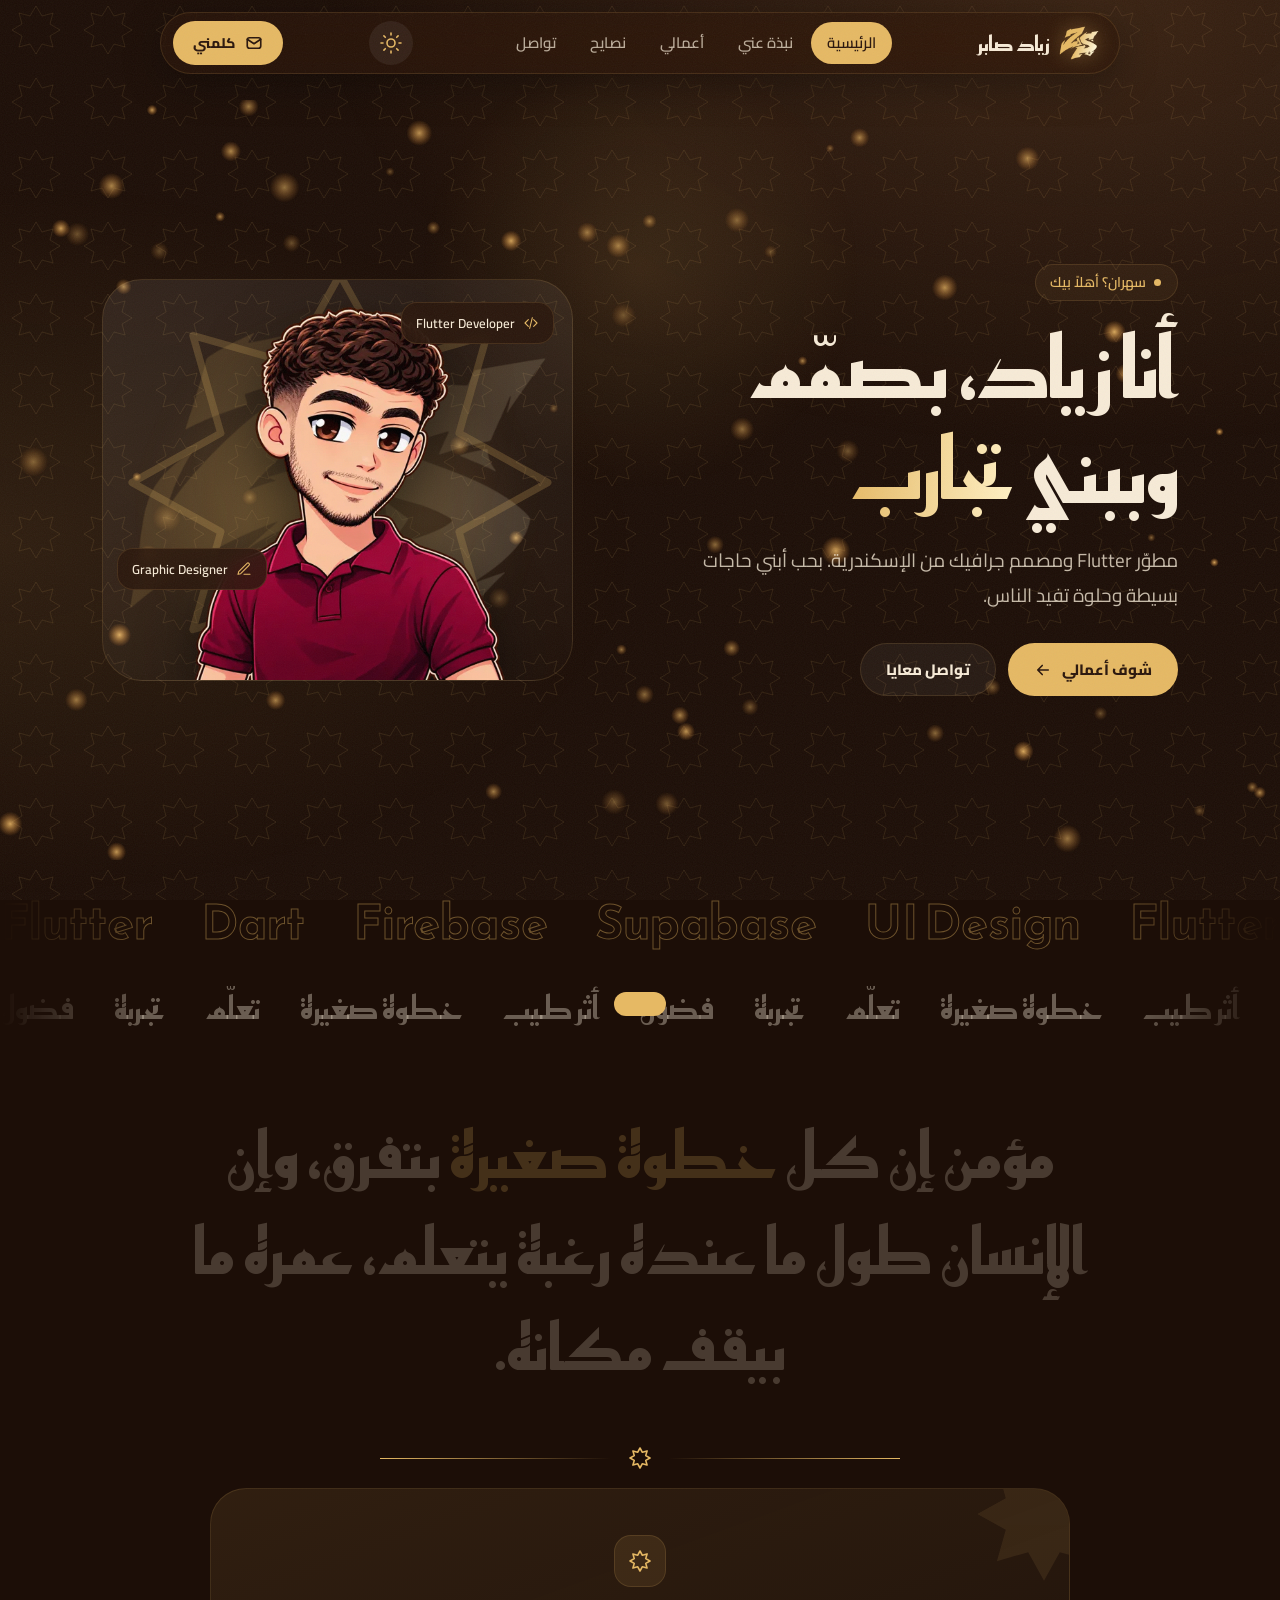
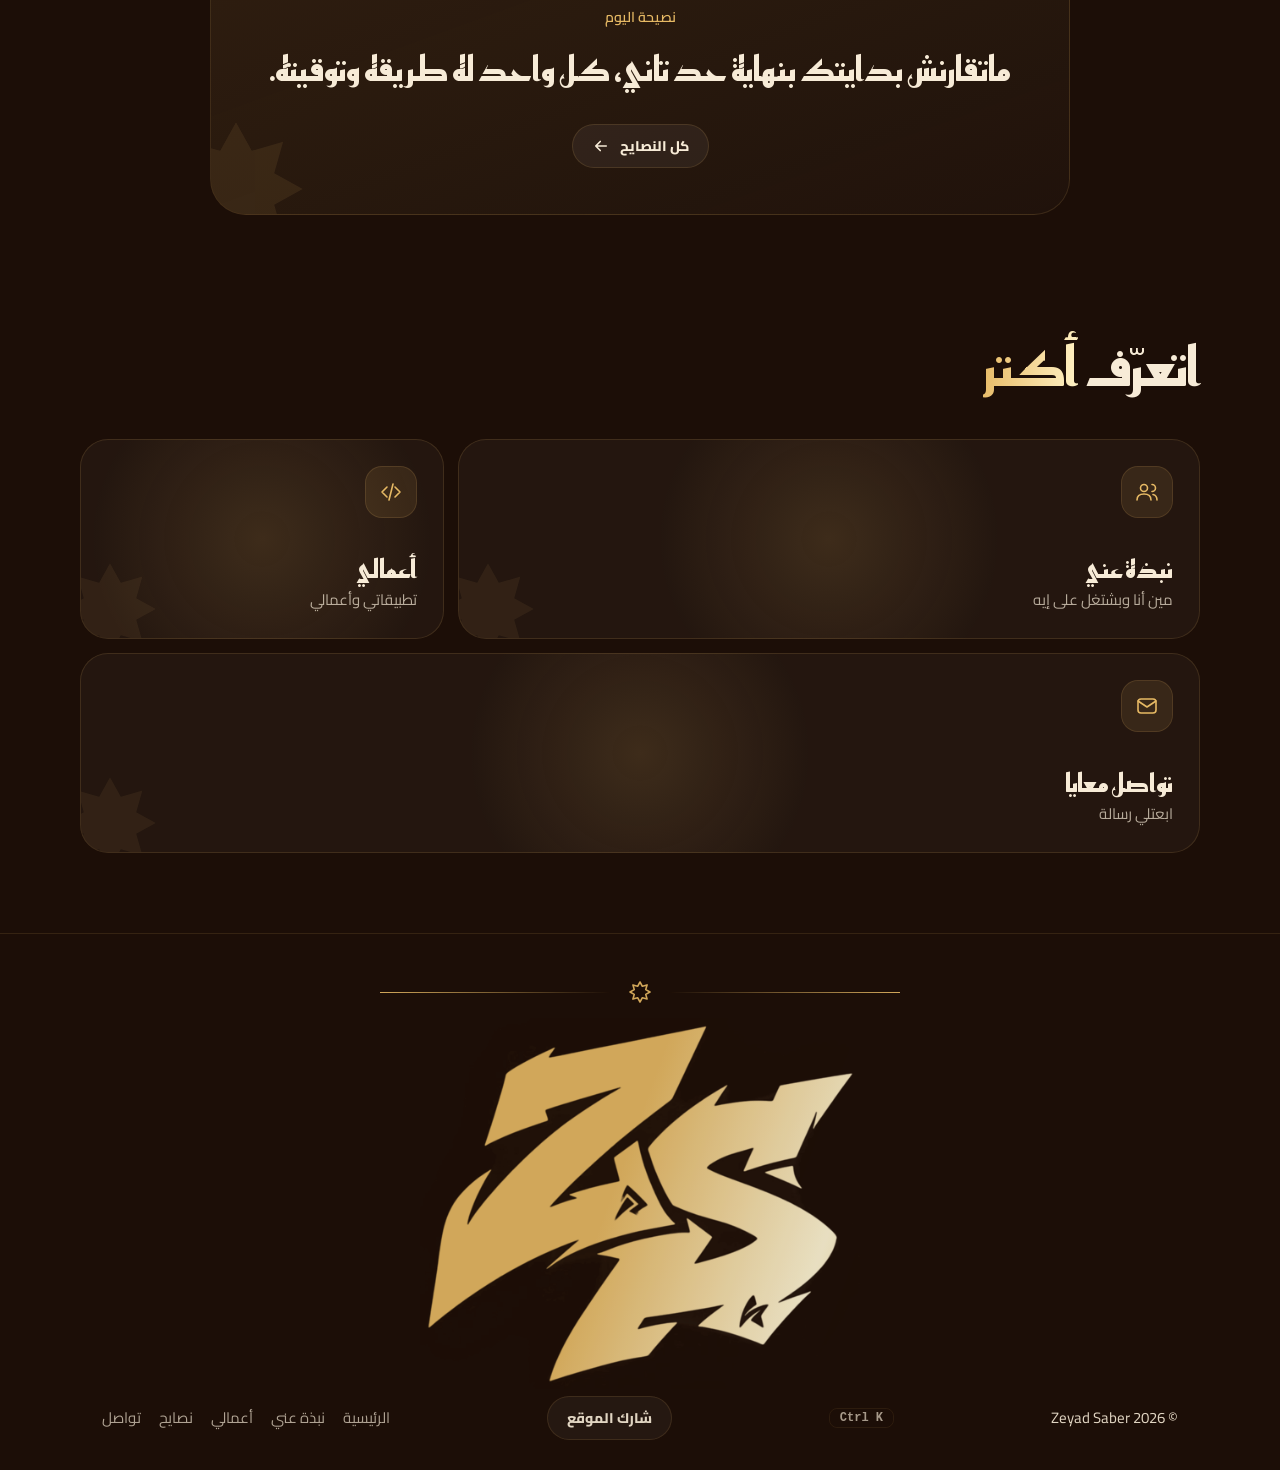
<file: index.html>
<!DOCTYPE html><html lang="ar" dir="rtl"><head><meta charset="utf-8"><meta name="viewport" content="width=device-width, initial-scale=1, viewport-fit=cover"><meta name="theme-color" content="#1c0e07"><meta name="description" content="زياد صابر — مطوّر Flutter ومصمم جرافيك من الإسكندرية."><title>زياد صابر | Zeyad Saber</title><link rel="icon" href="assets/favicon.png"><link rel="preconnect" href="https://fonts.googleapis.com"><link rel="preconnect" href="https://fonts.gstatic.com" crossorigin><link rel="stylesheet" href="https://fonts.googleapis.com/css2?family=Cairo:wght@400;600;800&family=Reem+Kufi:wght@500;700&display=swap"><link rel="stylesheet" href="css/base.css"><link rel="stylesheet" href="css/home.css"><script type="application/ld+json">{"@context":"https://schema.org","@type":"Person","name":"Zeyad Saber","alternateName":"زياد صابر","jobTitle":"Flutter Developer","address":{"@type":"PostalAddress","addressLocality":"Alexandria","addressCountry":"EG"}}</script><link rel="stylesheet" href="css/mobile.css"><script>try{if(localStorage.th==='l')document.documentElement.setAttribute('data-th','light');if(sessionStorage.sp)document.documentElement.classList.add('ns')}catch(e){}</script></head><body>
<svg style="display:none"><defs>
<symbol id="i-moon" viewBox="0 0 24 24"><path d="M12 3a6 6 0 0 0 9 9 9 9 0 1 1-9-9Z"/></symbol>
<symbol id="i-mosque" viewBox="0 0 24 24"><path d="M12 2c-2.5 2-4 3.5-4 6h8c0-2.5-1.500-4-4-6ZM5 22V11h14v11M10 22v-5a2 2 0 0 1 4 0v5"/></symbol>
<symbol id="i-book" viewBox="0 0 24 24"><path d="M2 4h6a4 4 0 0 1 4 4v13a3 3 0 0 0-3-3H2zM22 4h-6a4 4 0 0 0-4 4v13a3 3 0 0 1 3-3h7z"/></symbol>
<symbol id="i-beads" viewBox="0 0 24 24"><circle cx="12" cy="4.500" r="2"/><circle cx="19.500" cy="12" r="2"/><circle cx="4.500" cy="12" r="2"/><circle cx="12" cy="19.500" r="2"/><circle cx="17.300" cy="6.700" r="1"/><circle cx="6.700" cy="6.700" r="1"/><circle cx="6.700" cy="17.300" r="1"/><circle cx="17.300" cy="17.300" r="1"/></symbol>
<symbol id="i-check" viewBox="0 0 24 24"><circle cx="12" cy="12" r="9"/><path d="m8 12 3 3 5-6"/></symbol>
<symbol id="i-alarm" viewBox="0 0 24 24"><circle cx="12" cy="13" r="8"/><path d="M12 9v4l2 2M5 3 2 6M22 6l-3-3"/></symbol>
<symbol id="i-msg" viewBox="0 0 24 24"><path d="M21 15a2 2 0 0 1-2 2H7l-4 4V5a2 2 0 0 1 2-2h14a2 2 0 0 1 2 2z"/></symbol>
<symbol id="i-heart" viewBox="0 0 24 24"><path d="M12 21s-9-5.500-9-12a5 5 0 0 1 9-3 5 5 0 0 1 9 3c0 6.500-9 12-9 12Z"/></symbol>
<symbol id="i-users" viewBox="0 0 24 24"><circle cx="9" cy="8" r="3.500"/><path d="M2 20c0-4 3-6 7-6s7 2 7 6M17 4.500a3.500 3.500 0 0 1 0 7M22 20c0-3-2-5-4-5.500"/></symbol>
<symbol id="i-dl" viewBox="0 0 24 24"><path d="M12 3v12m0 0-4-4m4 4 4-4M4 21h16"/></symbol>
<symbol id="i-ar" viewBox="0 0 24 24"><path d="M19 12H5m0 0 6-6m-6 6 6 6"/></symbol>
<symbol id="i-mail" viewBox="0 0 24 24"><rect x="3" y="5" width="18" height="14" rx="3"/><path d="m3 7 9 6 9-6"/></symbol>
<symbol id="i-lock" viewBox="0 0 24 24"><rect x="4" y="10" width="16" height="11" rx="3"/><path d="M8 10V7a4 4 0 0 1 8 0v3"/></symbol>
<symbol id="i-code" viewBox="0 0 24 24"><path d="m8 7-5 5 5 5M16 7l5 5-5 5M14 4l-4 16"/></symbol>
<symbol id="i-phone" viewBox="0 0 24 24"><rect x="6" y="2" width="12" height="20" rx="3"/><path d="M11 18h2"/></symbol>
<symbol id="i-link" viewBox="0 0 24 24"><path d="M10 14a4 4 0 0 0 5.700 0l3-3a4 4 0 0 0-5.700-5.700l-1 1M14 10a4 4 0 0 0-5.700 0l-3 3a4 4 0 0 0 5.700 5.700l1-1"/></symbol>
<symbol id="i-cal" viewBox="0 0 24 24"><rect x="3" y="4" width="18" height="18" rx="3"/><path d="M16 2v4M8 2v4M3 10h18"/></symbol>
<symbol id="i-pen" viewBox="0 0 24 24"><path d="M12 20h9M16.500 3.500a2.100 2.100 0 0 1 3 3L7 19l-4 1 1-4Z"/></symbol><symbol id="i-sun" viewBox="0 0 24 24"><circle cx="12" cy="12" r="4"/><path d="M12 2v2M12 20v2M4.900 4.900l1.400 1.400M17.700 17.700l1.400 1.400M2 12h2M20 12h2M4.900 19.100l1.400-1.400M17.700 6.300l1.400-1.400"/></symbol><symbol id="i-star" viewBox="0 0 24 24"><path d="M12 2L14.37 6.27 19.07 4.93 17.73 9.63 22 12 17.73 14.37 19.07 19.07 14.37 17.73 12 22 9.63 17.73 4.93 19.07 6.27 14.37 2 12 6.27 9.63 4.93 4.93 9.63 6.27Z"/></symbol></defs></svg>
<div id="pb"></div><div id="cg"></div><div id="cr"></div><button id="up" aria-label="للأعلى"><svg class="ic "><use href="#i-ar"/></svg></button><div id="in"><div style="text-align:center"><i class="lgm lg0"></i><span class="gt" style="font-size:clamp(22px,5vw,34px);animation-delay:.25s">زياد صابر</span></div></div><header id="nv"><a class="logo" href="index.html"><span class="lm"><i class="lgm" style="width:40px;height:34px"></i></span>زياد صابر</a><nav id="nl"><a href="index.html" data-r="top" class="ac">الرئيسية</a><a href="about.html" data-r="about">نبذة عني</a><a href="projects.html" data-r="projects">أعمالي</a><a href="tips.html" data-r="tips">نصايح</a><a href="contact.html" data-r="contact">تواصل</a><i id="nb"></i></nav><button id="th" aria-label="تغيير النمط"></button><a class="btn sm" href="contact.html"><svg class="ic "><use href="#i-mail"/></svg> كلمني</a><button id="bg" aria-label="القائمة"><i></i><i></i></button></header><div id="mn"><a class="l ac" style="--i:0" href="index.html"><small>01</small>الرئيسية</a><a class="l" style="--i:1" href="about.html"><small>02</small>نبذة عني</a><a class="l" style="--i:2" href="projects.html"><small>03</small>أعمالي</a><a class="l" style="--i:3" href="tips.html"><small>04</small>نصايح</a><a class="l" style="--i:4" href="contact.html"><small>05</small>تواصل</a><a class="btn" style="--i:5" href="contact.html"><svg class="ic "><use href="#i-mail"/></svg> كلمني</a></div>
<main class="pg on" data-p="top"><div class="hero"><canvas id="em"></canvas><div class="w"><div>
<span class="pill" id="gr"></span>
<h1><span class="wd" style="animation-delay:.5s">أنا</span> <span class="wd" style="animation-delay:.6s">زياد،</span> <span class="wd" style="animation-delay:.7s">بصمّم</span><br><span class="wd" style="animation-delay:.8s">وببني</span> <span class="wd" style="animation-delay:.9s"><span class="rw gt"><span id="rw">تطبيقات</span></span></span></h1>
<p class="lead">مطوّر Flutter ومصمم جرافيك من الإسكندرية. بحب أبني حاجات بسيطة وحلوة تفيد الناس.</p>
<div class="row"><a class="btn" href="projects.html">شوف أعمالي<svg class="ic ar"><use href="#i-ar"/></svg></a><a class="btn o" href="contact.html">تواصل معايا</a></div>
</div><div class="cardimg" id="ci"><i class="lgm wm"></i><svg class="ic bigstar"><use href="#i-star"/></svg><span class="chip" style="top:22px;right:18px"><svg class="ic"><use href="#i-code"/></svg>Flutter Developer</span><span class="chip" style="bottom:90px;left:14px;animation-delay:-3s"><svg class="ic"><use href="#i-pen"/></svg>Graphic Designer</span><img src="assets/img/avatar.webp" alt="زياد صابر"></div></div></div>
<div class="mq"><div id="mqi"><span>Flutter</span><span>Dart</span><span>Firebase</span><span>Supabase</span><span>UI Design</span><span>Flutter</span><span>Dart</span><span>Firebase</span><span>Supabase</span><span>UI Design</span></div></div>
<div class="mq r"><div id="mq2"><span>فضول</span><span>تجربة</span><span>تعلّم</span><span>خطوة صغيرة</span><span>أثر طيب</span><span>فضول</span><span>تجربة</span><span>تعلّم</span><span>خطوة صغيرة</span><span>أثر طيب</span><span>فضول</span><span>تجربة</span><span>تعلّم</span><span>خطوة صغيرة</span><span>أثر طيب</span><span>فضول</span><span>تجربة</span><span>تعلّم</span><span>خطوة صغيرة</span><span>أثر طيب</span></div></div>
<div class="w sec" style="padding:50px 22px 20px"><p class="big" id="bq"><span class="w2">مؤمن</span> <span class="w2">إن</span> <span class="w2">كل</span> <span class="w2 em">خطوة</span> <span class="w2 em">صغيرة</span> <span class="w2">بتفرق،</span> <span class="w2">وإن</span> <span class="w2">الإنسان</span> <span class="w2">طول</span> <span class="w2">ما</span> <span class="w2">عنده</span> <span class="w2">رغبة</span> <span class="w2">يتعلم،</span> <span class="w2">عمره</span> <span class="w2">ما</span> <span class="w2">بيقف</span> <span class="w2">مكانه.</span></p></div>
<div class="w sec" style="padding:20px 22px"><div class="orn rv"><svg class="ic"><use href="#i-star"/></svg></div><div class="tipc rv" id="td"></div></div>
<div class="w sec"><div class="sh rv"><h2>اتعرّف <span class="gt">أكتر</span></h2></div><div class="bento"><a href="about.html" class="bc rv" style="grid-column:span 4"><span class="go"><svg class="ic "><use href="#i-ar"/></svg></span><span class="ib"><svg class="ic "><use href="#i-users"/></svg></span><div><h3>نبذة عني</h3><p>مين أنا وبشتغل على إيه</p></div></a><a href="projects.html" class="bc rv" style="grid-column:span 2"><span class="go"><svg class="ic "><use href="#i-ar"/></svg></span><span class="ib"><svg class="ic "><use href="#i-code"/></svg></span><div><h3>أعمالي</h3><p>تطبيقاتي وأعمالي</p></div></a><a href="contact.html" class="bc rv" style="grid-column:span 6"><span class="go"><svg class="ic "><use href="#i-ar"/></svg></span><span class="ib"><svg class="ic "><use href="#i-mail"/></svg></span><div><h3>تواصل معايا</h3><p>ابعتلي رسالة</p></div></a></div></div></main>
<footer><div class="orn"><svg class="ic "><use href="#i-star"/></svg></div><div class="ft0" aria-hidden="true"><i class="lgm"></i></div><div class="w"><span>© 2026 Zeyad Saber</span><span class="kb" id="kh" style="cursor:pointer">Ctrl K</span><button class="btn o sm" id="sh">شارك الموقع</button><nav id="ft"><a href="index.html">الرئيسية</a><a href="about.html">نبذة عني</a><a href="projects.html">أعمالي</a><a href="tips.html">نصايح</a><a href="contact.html">تواصل</a></nav></div></footer>
<div id="toast"></div><div id="cp"><div class="cpb"><input id="cpi" placeholder="روح لـ…" autocomplete="off"><div id="cpl"></div></div></div>
<script src="js/config.js"></script><script src="js/pages.js"></script><script src="js/main.js"></script><script src="js/data.js"></script><script src="js/home.js"></script><script src="js/embers.js"></script><script src="js/lit.js"></script>
</body></html>
</file>
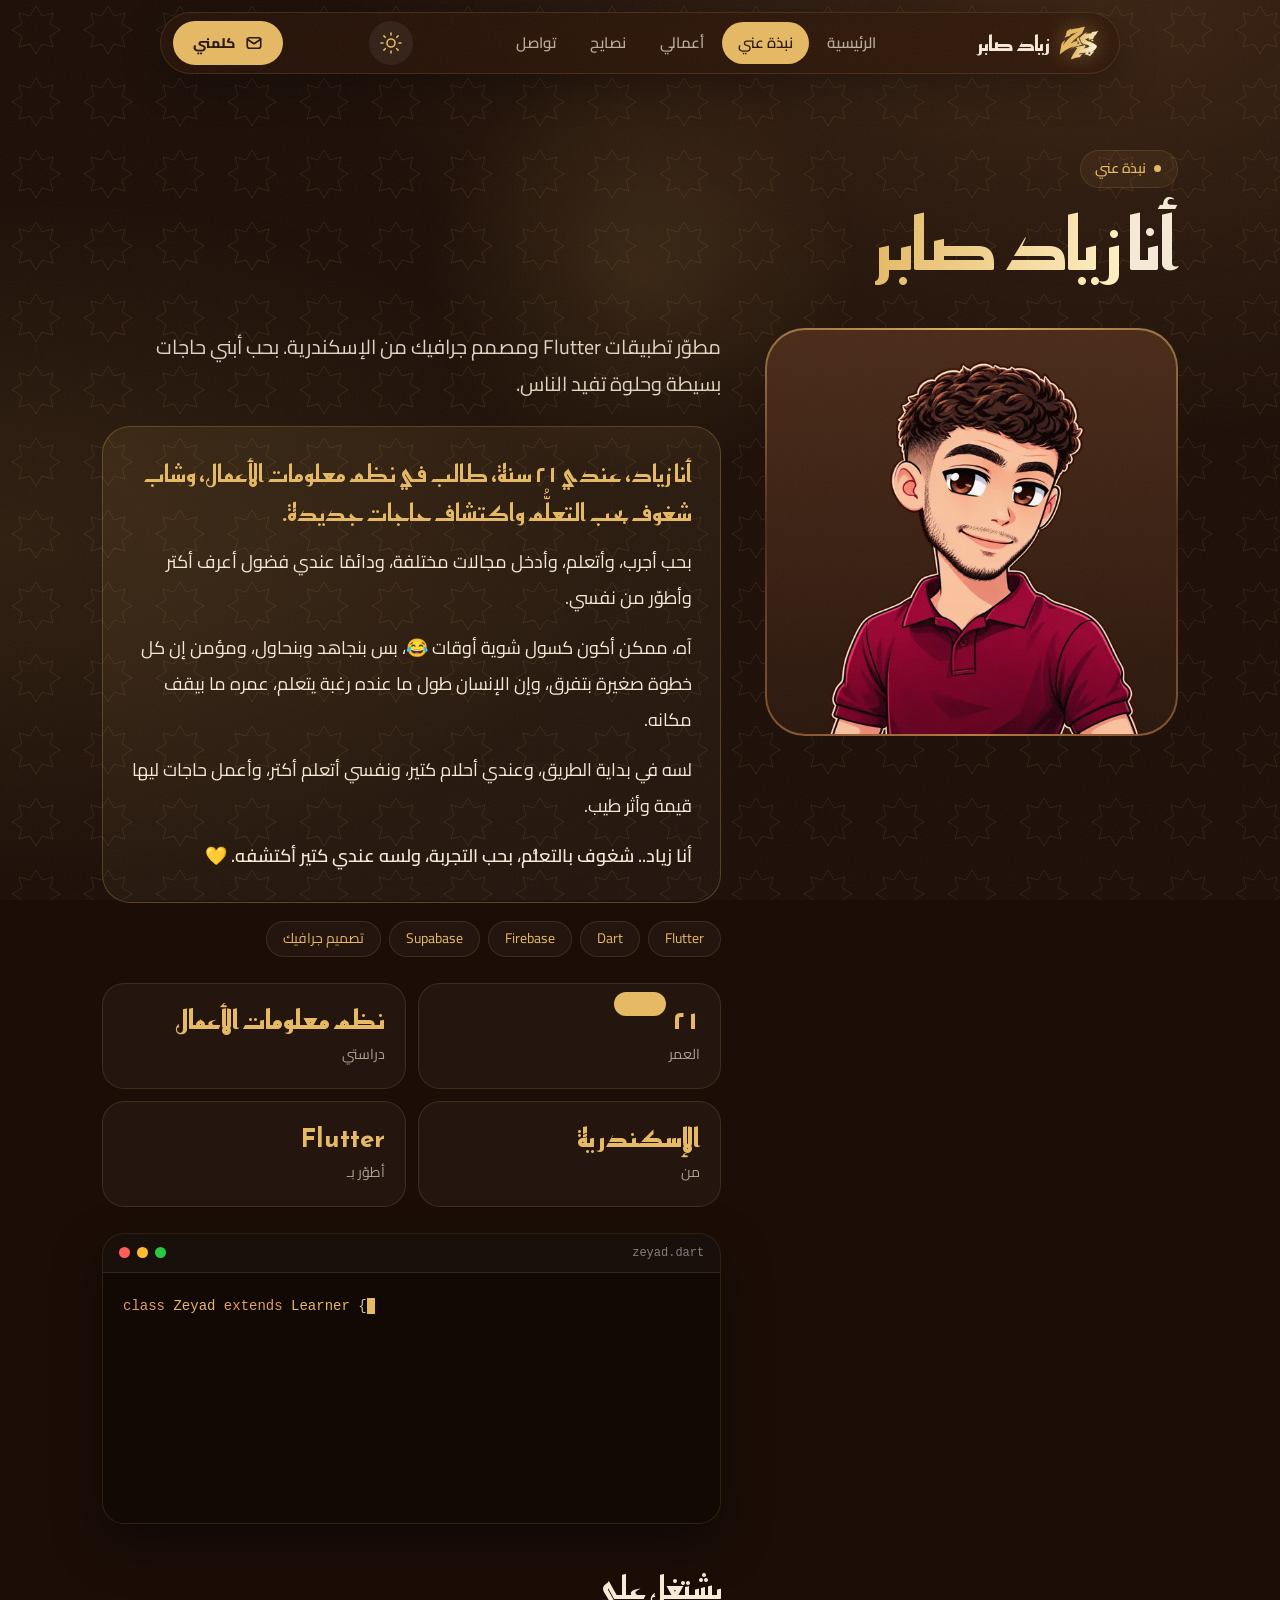
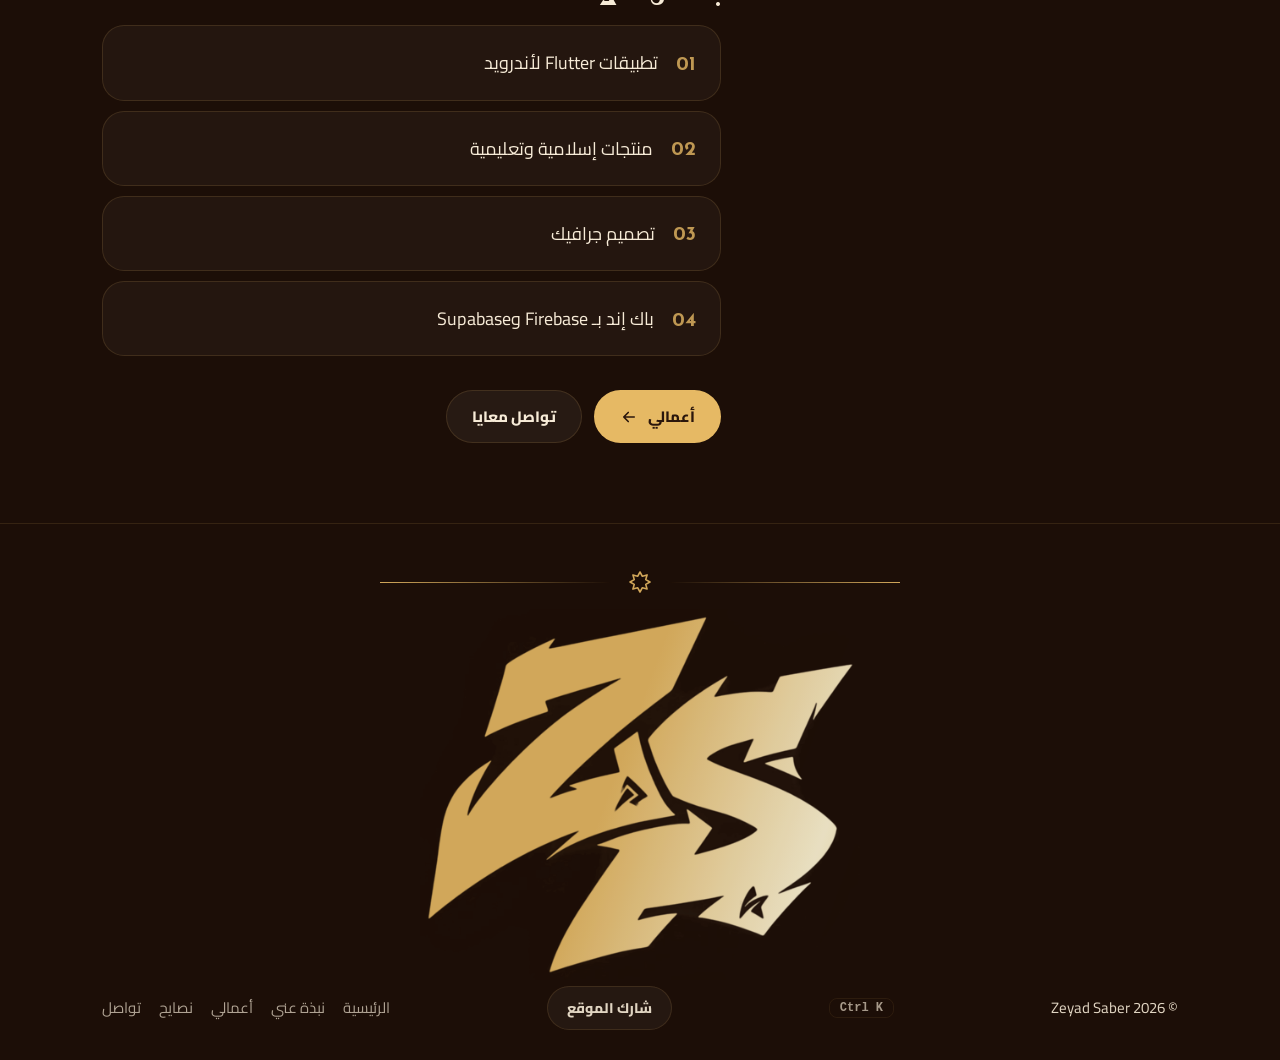
<file: about.html>
<!DOCTYPE html><html lang="ar" dir="rtl"><head><meta charset="utf-8"><meta name="viewport" content="width=device-width, initial-scale=1, viewport-fit=cover"><meta name="theme-color" content="#1c0e07"><meta name="description" content="زياد صابر — مطوّر Flutter ومصمم جرافيك من الإسكندرية."><title>نبذة عني | زياد صابر</title><link rel="icon" href="assets/favicon.png"><link rel="preconnect" href="https://fonts.googleapis.com"><link rel="preconnect" href="https://fonts.gstatic.com" crossorigin><link rel="stylesheet" href="https://fonts.googleapis.com/css2?family=Cairo:wght@400;600;800&family=Reem+Kufi:wght@500;700&display=swap"><link rel="stylesheet" href="css/base.css"><link rel="stylesheet" href="css/about.css"><link rel="stylesheet" href="css/mobile.css"><script>try{if(localStorage.th==='l')document.documentElement.setAttribute('data-th','light');if(sessionStorage.sp)document.documentElement.classList.add('ns')}catch(e){}</script></head><body>
<svg style="display:none"><defs>
<symbol id="i-moon" viewBox="0 0 24 24"><path d="M12 3a6 6 0 0 0 9 9 9 9 0 1 1-9-9Z"/></symbol>
<symbol id="i-mosque" viewBox="0 0 24 24"><path d="M12 2c-2.5 2-4 3.5-4 6h8c0-2.5-1.500-4-4-6ZM5 22V11h14v11M10 22v-5a2 2 0 0 1 4 0v5"/></symbol>
<symbol id="i-book" viewBox="0 0 24 24"><path d="M2 4h6a4 4 0 0 1 4 4v13a3 3 0 0 0-3-3H2zM22 4h-6a4 4 0 0 0-4 4v13a3 3 0 0 1 3-3h7z"/></symbol>
<symbol id="i-beads" viewBox="0 0 24 24"><circle cx="12" cy="4.500" r="2"/><circle cx="19.500" cy="12" r="2"/><circle cx="4.500" cy="12" r="2"/><circle cx="12" cy="19.500" r="2"/><circle cx="17.300" cy="6.700" r="1"/><circle cx="6.700" cy="6.700" r="1"/><circle cx="6.700" cy="17.300" r="1"/><circle cx="17.300" cy="17.300" r="1"/></symbol>
<symbol id="i-check" viewBox="0 0 24 24"><circle cx="12" cy="12" r="9"/><path d="m8 12 3 3 5-6"/></symbol>
<symbol id="i-alarm" viewBox="0 0 24 24"><circle cx="12" cy="13" r="8"/><path d="M12 9v4l2 2M5 3 2 6M22 6l-3-3"/></symbol>
<symbol id="i-msg" viewBox="0 0 24 24"><path d="M21 15a2 2 0 0 1-2 2H7l-4 4V5a2 2 0 0 1 2-2h14a2 2 0 0 1 2 2z"/></symbol>
<symbol id="i-heart" viewBox="0 0 24 24"><path d="M12 21s-9-5.500-9-12a5 5 0 0 1 9-3 5 5 0 0 1 9 3c0 6.500-9 12-9 12Z"/></symbol>
<symbol id="i-users" viewBox="0 0 24 24"><circle cx="9" cy="8" r="3.500"/><path d="M2 20c0-4 3-6 7-6s7 2 7 6M17 4.500a3.500 3.500 0 0 1 0 7M22 20c0-3-2-5-4-5.500"/></symbol>
<symbol id="i-dl" viewBox="0 0 24 24"><path d="M12 3v12m0 0-4-4m4 4 4-4M4 21h16"/></symbol>
<symbol id="i-ar" viewBox="0 0 24 24"><path d="M19 12H5m0 0 6-6m-6 6 6 6"/></symbol>
<symbol id="i-mail" viewBox="0 0 24 24"><rect x="3" y="5" width="18" height="14" rx="3"/><path d="m3 7 9 6 9-6"/></symbol>
<symbol id="i-lock" viewBox="0 0 24 24"><rect x="4" y="10" width="16" height="11" rx="3"/><path d="M8 10V7a4 4 0 0 1 8 0v3"/></symbol>
<symbol id="i-code" viewBox="0 0 24 24"><path d="m8 7-5 5 5 5M16 7l5 5-5 5M14 4l-4 16"/></symbol>
<symbol id="i-phone" viewBox="0 0 24 24"><rect x="6" y="2" width="12" height="20" rx="3"/><path d="M11 18h2"/></symbol>
<symbol id="i-link" viewBox="0 0 24 24"><path d="M10 14a4 4 0 0 0 5.700 0l3-3a4 4 0 0 0-5.700-5.700l-1 1M14 10a4 4 0 0 0-5.700 0l-3 3a4 4 0 0 0 5.700 5.700l1-1"/></symbol>
<symbol id="i-cal" viewBox="0 0 24 24"><rect x="3" y="4" width="18" height="18" rx="3"/><path d="M16 2v4M8 2v4M3 10h18"/></symbol>
<symbol id="i-pen" viewBox="0 0 24 24"><path d="M12 20h9M16.500 3.500a2.100 2.100 0 0 1 3 3L7 19l-4 1 1-4Z"/></symbol><symbol id="i-sun" viewBox="0 0 24 24"><circle cx="12" cy="12" r="4"/><path d="M12 2v2M12 20v2M4.900 4.900l1.400 1.400M17.700 17.700l1.400 1.400M2 12h2M20 12h2M4.900 19.100l1.400-1.400M17.700 6.300l1.400-1.400"/></symbol><symbol id="i-star" viewBox="0 0 24 24"><path d="M12 2L14.37 6.27 19.07 4.93 17.73 9.63 22 12 17.73 14.37 19.07 19.07 14.37 17.73 12 22 9.63 17.73 4.93 19.07 6.27 14.37 2 12 6.27 9.63 4.93 4.93 9.63 6.27Z"/></symbol></defs></svg>
<div id="pb"></div><div id="cg"></div><div id="cr"></div><button id="up" aria-label="للأعلى"><svg class="ic "><use href="#i-ar"/></svg></button><div id="in"><div style="text-align:center"><i class="lgm lg0"></i><span class="gt" style="font-size:clamp(22px,5vw,34px);animation-delay:.25s">زياد صابر</span></div></div><header id="nv"><a class="logo" href="index.html"><span class="lm"><i class="lgm" style="width:40px;height:34px"></i></span>زياد صابر</a><nav id="nl"><a href="index.html" data-r="top">الرئيسية</a><a href="about.html" data-r="about" class="ac">نبذة عني</a><a href="projects.html" data-r="projects">أعمالي</a><a href="tips.html" data-r="tips">نصايح</a><a href="contact.html" data-r="contact">تواصل</a><i id="nb"></i></nav><button id="th" aria-label="تغيير النمط"></button><a class="btn sm" href="contact.html"><svg class="ic "><use href="#i-mail"/></svg> كلمني</a><button id="bg" aria-label="القائمة"><i></i><i></i></button></header><div id="mn"><a class="l" style="--i:0" href="index.html"><small>01</small>الرئيسية</a><a class="l ac" style="--i:1" href="about.html"><small>02</small>نبذة عني</a><a class="l" style="--i:2" href="projects.html"><small>03</small>أعمالي</a><a class="l" style="--i:3" href="tips.html"><small>04</small>نصايح</a><a class="l" style="--i:4" href="contact.html"><small>05</small>تواصل</a><a class="btn" style="--i:5" href="contact.html"><svg class="ic "><use href="#i-mail"/></svg> كلمني</a></div>
<main class="pg on" data-p="about"><div class="w"><div class="ph0 rv"><span class="pill">نبذة عني</span><h1>أنا <span class="gt">زياد صابر</span></h1></div>
<div class="dv" style="padding-bottom:80px"><div class="av rv"><div><img src="assets/img/avatar.webp" alt="زياد صابر"></div></div><div>
<p class="rv" style="font-size:20px;opacity:.9">مطوّر تطبيقات Flutter ومصمم جرافيك من الإسكندرية. بحب أبني حاجات بسيطة وحلوة تفيد الناس.</p>
<div class="rv" style="margin-top:24px;padding:28px;border-radius:28px;background:linear-gradient(160deg,#e6b96418,#ffffff06);border:1px solid #e6b96440;font-size:18px;line-height:2"><p style="font:700 24px/1.6 'Reem Kufi';color:var(--g);margin-bottom:12px">أنا زياد، عندي ٢١ سنة، طالب في نظم معلومات الأعمال، وشاب شغوف بحب التعلُّم واكتشاف حاجات جديدة.</p><p style="margin-bottom:14px">بحب أجرب، وأتعلم، وأدخل مجالات مختلفة، ودائمًا عندي فضول أعرف أكتر وأطوّر من نفسي.</p><p style="margin-bottom:14px">آه، ممكن أكون كسول شوية أوقات 😂، بس بنجاهد وبنحاول، ومؤمن إن كل خطوة صغيرة بتفرق، وإن الإنسان طول ما عنده رغبة يتعلم، عمره ما بيقف مكانه.</p><p style="margin-bottom:14px">لسه في بداية الطريق، وعندي أحلام كتير، ونفسي أتعلم أكتر، وأعمل حاجات ليها قيمة وأثر طيب.</p><p style="font-weight:600">أنا زياد.. شغوف بالتعلُّم، بحب التجربة، ولسه عندي كتير أكتشفه. 💛</p></div>
<div class="tags rv"><span>Flutter</span><span>Dart</span><span>Firebase</span><span>Supabase</span><span>تصميم جرافيك</span></div>
<div class="fx rv"><div><b>٢١</b><small>العمر</small></div><div><b>نظم معلومات الأعمال</b><small>دراستي</small></div><div><b>الإسكندرية</b><small>من</small></div><div><b>Flutter</b><small>أطوّر بـ</small></div></div>
<div class="cw rv" dir="ltr"><div class="cb"><i></i><i></i><i></i><span>zeyad.dart</span></div><pre id="cd"><span class="k1">class</span> <span class="k2">Zeyad</span> <span class="k1">extends</span> <span class="k2">Learner</span> {
  <span class="k1">final</span> age = <span class="k3">21</span>;
  <span class="k1">final</span> study = <span class="k3">'Business Information Systems'</span>;
  <span class="k1">final</span> builds = [<span class="k3">'Habboob'</span>, <span class="k3">'Sajaya'</span>, <span class="k3">'Kayan Center'</span>];

  <span class="k1">void</span> everyDay() {
    learn();
    tryNewThing();
    takeSmallStep(); <span class="k4">// every small step counts</span>
  }
}</pre></div>
<div class="sh rv" style="margin:44px 0 16px"><h2 style="font-size:32px">بشتغل على</h2></div>
<div class="pts" id="ab"><div class="rv">تطبيقات Flutter لأندرويد</div><div class="rv">منتجات إسلامية وتعليمية</div><div class="rv">تصميم جرافيك</div><div class="rv">باك إند بـ Firebase وSupabase</div></div>
<p style="margin-top:34px" class="row rv"><a class="btn" href="projects.html">أعمالي<svg class="ic ar"><use href="#i-ar"/></svg></a><a class="btn o" href="contact.html">تواصل معايا</a></p></div></div></div></main>
<footer><div class="orn"><svg class="ic "><use href="#i-star"/></svg></div><div class="ft0" aria-hidden="true"><i class="lgm"></i></div><div class="w"><span>© 2026 Zeyad Saber</span><span class="kb" id="kh" style="cursor:pointer">Ctrl K</span><button class="btn o sm" id="sh">شارك الموقع</button><nav id="ft"><a href="index.html">الرئيسية</a><a href="about.html">نبذة عني</a><a href="projects.html">أعمالي</a><a href="tips.html">نصايح</a><a href="contact.html">تواصل</a></nav></div></footer>
<div id="toast"></div><div id="cp"><div class="cpb"><input id="cpi" placeholder="روح لـ…" autocomplete="off"><div id="cpl"></div></div></div>
<script src="js/config.js"></script><script src="js/pages.js"></script><script src="js/main.js"></script><script src="js/about.js"></script>
</body></html>
</file>
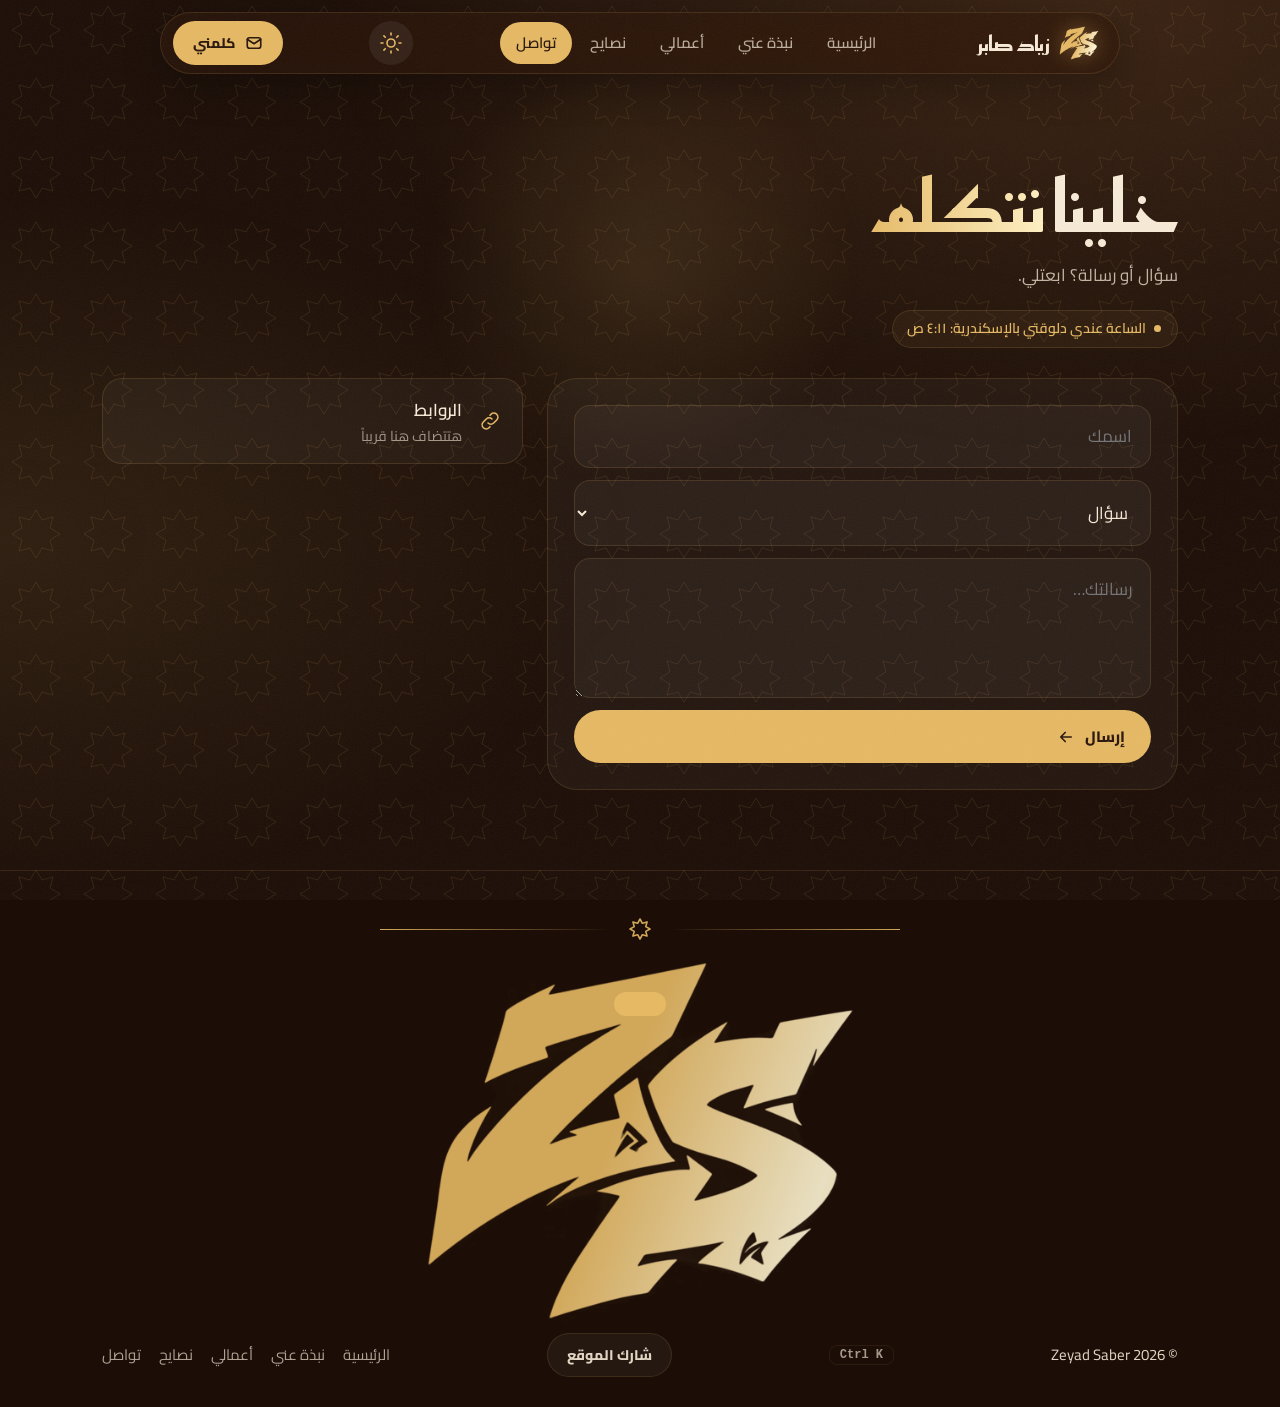
<file: contact.html>
<!DOCTYPE html><html lang="ar" dir="rtl"><head><meta charset="utf-8"><meta name="viewport" content="width=device-width, initial-scale=1, viewport-fit=cover"><meta name="theme-color" content="#1c0e07"><meta name="description" content="زياد صابر — مطوّر Flutter ومصمم جرافيك من الإسكندرية."><title>تواصل | زياد صابر</title><link rel="icon" href="assets/favicon.png"><link rel="preconnect" href="https://fonts.googleapis.com"><link rel="preconnect" href="https://fonts.gstatic.com" crossorigin><link rel="stylesheet" href="https://fonts.googleapis.com/css2?family=Cairo:wght@400;600;800&family=Reem+Kufi:wght@500;700&display=swap"><link rel="stylesheet" href="css/base.css"><link rel="stylesheet" href="css/contact.css"><link rel="stylesheet" href="css/mobile.css"><script>try{if(localStorage.th==='l')document.documentElement.setAttribute('data-th','light');if(sessionStorage.sp)document.documentElement.classList.add('ns')}catch(e){}</script></head><body>
<svg style="display:none"><defs>
<symbol id="i-moon" viewBox="0 0 24 24"><path d="M12 3a6 6 0 0 0 9 9 9 9 0 1 1-9-9Z"/></symbol>
<symbol id="i-mosque" viewBox="0 0 24 24"><path d="M12 2c-2.5 2-4 3.5-4 6h8c0-2.5-1.500-4-4-6ZM5 22V11h14v11M10 22v-5a2 2 0 0 1 4 0v5"/></symbol>
<symbol id="i-book" viewBox="0 0 24 24"><path d="M2 4h6a4 4 0 0 1 4 4v13a3 3 0 0 0-3-3H2zM22 4h-6a4 4 0 0 0-4 4v13a3 3 0 0 1 3-3h7z"/></symbol>
<symbol id="i-beads" viewBox="0 0 24 24"><circle cx="12" cy="4.500" r="2"/><circle cx="19.500" cy="12" r="2"/><circle cx="4.500" cy="12" r="2"/><circle cx="12" cy="19.500" r="2"/><circle cx="17.300" cy="6.700" r="1"/><circle cx="6.700" cy="6.700" r="1"/><circle cx="6.700" cy="17.300" r="1"/><circle cx="17.300" cy="17.300" r="1"/></symbol>
<symbol id="i-check" viewBox="0 0 24 24"><circle cx="12" cy="12" r="9"/><path d="m8 12 3 3 5-6"/></symbol>
<symbol id="i-alarm" viewBox="0 0 24 24"><circle cx="12" cy="13" r="8"/><path d="M12 9v4l2 2M5 3 2 6M22 6l-3-3"/></symbol>
<symbol id="i-msg" viewBox="0 0 24 24"><path d="M21 15a2 2 0 0 1-2 2H7l-4 4V5a2 2 0 0 1 2-2h14a2 2 0 0 1 2 2z"/></symbol>
<symbol id="i-heart" viewBox="0 0 24 24"><path d="M12 21s-9-5.500-9-12a5 5 0 0 1 9-3 5 5 0 0 1 9 3c0 6.500-9 12-9 12Z"/></symbol>
<symbol id="i-users" viewBox="0 0 24 24"><circle cx="9" cy="8" r="3.500"/><path d="M2 20c0-4 3-6 7-6s7 2 7 6M17 4.500a3.500 3.500 0 0 1 0 7M22 20c0-3-2-5-4-5.500"/></symbol>
<symbol id="i-dl" viewBox="0 0 24 24"><path d="M12 3v12m0 0-4-4m4 4 4-4M4 21h16"/></symbol>
<symbol id="i-ar" viewBox="0 0 24 24"><path d="M19 12H5m0 0 6-6m-6 6 6 6"/></symbol>
<symbol id="i-mail" viewBox="0 0 24 24"><rect x="3" y="5" width="18" height="14" rx="3"/><path d="m3 7 9 6 9-6"/></symbol>
<symbol id="i-lock" viewBox="0 0 24 24"><rect x="4" y="10" width="16" height="11" rx="3"/><path d="M8 10V7a4 4 0 0 1 8 0v3"/></symbol>
<symbol id="i-code" viewBox="0 0 24 24"><path d="m8 7-5 5 5 5M16 7l5 5-5 5M14 4l-4 16"/></symbol>
<symbol id="i-phone" viewBox="0 0 24 24"><rect x="6" y="2" width="12" height="20" rx="3"/><path d="M11 18h2"/></symbol>
<symbol id="i-link" viewBox="0 0 24 24"><path d="M10 14a4 4 0 0 0 5.700 0l3-3a4 4 0 0 0-5.700-5.700l-1 1M14 10a4 4 0 0 0-5.700 0l-3 3a4 4 0 0 0 5.700 5.700l1-1"/></symbol>
<symbol id="i-cal" viewBox="0 0 24 24"><rect x="3" y="4" width="18" height="18" rx="3"/><path d="M16 2v4M8 2v4M3 10h18"/></symbol>
<symbol id="i-pen" viewBox="0 0 24 24"><path d="M12 20h9M16.500 3.500a2.100 2.100 0 0 1 3 3L7 19l-4 1 1-4Z"/></symbol><symbol id="i-sun" viewBox="0 0 24 24"><circle cx="12" cy="12" r="4"/><path d="M12 2v2M12 20v2M4.900 4.900l1.400 1.400M17.700 17.700l1.400 1.400M2 12h2M20 12h2M4.900 19.100l1.400-1.400M17.700 6.300l1.400-1.400"/></symbol><symbol id="i-star" viewBox="0 0 24 24"><path d="M12 2L14.37 6.27 19.07 4.93 17.73 9.63 22 12 17.73 14.37 19.07 19.07 14.37 17.73 12 22 9.63 17.73 4.93 19.07 6.27 14.37 2 12 6.27 9.63 4.93 4.93 9.63 6.27Z"/></symbol></defs></svg>
<div id="pb"></div><div id="cg"></div><div id="cr"></div><button id="up" aria-label="للأعلى"><svg class="ic "><use href="#i-ar"/></svg></button><div id="in"><div style="text-align:center"><i class="lgm lg0"></i><span class="gt" style="font-size:clamp(22px,5vw,34px);animation-delay:.25s">زياد صابر</span></div></div><header id="nv"><a class="logo" href="index.html"><span class="lm"><i class="lgm" style="width:40px;height:34px"></i></span>زياد صابر</a><nav id="nl"><a href="index.html" data-r="top">الرئيسية</a><a href="about.html" data-r="about">نبذة عني</a><a href="projects.html" data-r="projects">أعمالي</a><a href="tips.html" data-r="tips">نصايح</a><a href="contact.html" data-r="contact" class="ac">تواصل</a><i id="nb"></i></nav><button id="th" aria-label="تغيير النمط"></button><a class="btn sm" href="contact.html"><svg class="ic "><use href="#i-mail"/></svg> كلمني</a><button id="bg" aria-label="القائمة"><i></i><i></i></button></header><div id="mn"><a class="l" style="--i:0" href="index.html"><small>01</small>الرئيسية</a><a class="l" style="--i:1" href="about.html"><small>02</small>نبذة عني</a><a class="l" style="--i:2" href="projects.html"><small>03</small>أعمالي</a><a class="l" style="--i:3" href="tips.html"><small>04</small>نصايح</a><a class="l ac" style="--i:4" href="contact.html"><small>05</small>تواصل</a><a class="btn" style="--i:5" href="contact.html"><svg class="ic "><use href="#i-mail"/></svg> كلمني</a></div>
<main class="pg on" data-p="contact"><div class="w"><div class="ph0 rv"><h1>خلينا <span class="gt">نتكلم</span></h1><p>سؤال أو رسالة؟ ابعتلي.</p><span class="pill" id="clk" style="margin-top:18px"></span></div>
<div class="ct rv"><form id="f"><input id="n" placeholder="اسمك" required><select id="t"><option>سؤال</option><option>ملاحظة على تطبيق</option><option>حاجة تانية</option></select><textarea id="m" placeholder="رسالتك…" required></textarea><button class="btn" type="submit">إرسال<svg class="ic ar"><use href="#i-ar"/></svg></button></form>
<div class="lst" id="lk" style="align-content:start"></div></div></div></main>
<footer><div class="orn"><svg class="ic "><use href="#i-star"/></svg></div><div class="ft0" aria-hidden="true"><i class="lgm"></i></div><div class="w"><span>© 2026 Zeyad Saber</span><span class="kb" id="kh" style="cursor:pointer">Ctrl K</span><button class="btn o sm" id="sh">شارك الموقع</button><nav id="ft"><a href="index.html">الرئيسية</a><a href="about.html">نبذة عني</a><a href="projects.html">أعمالي</a><a href="tips.html">نصايح</a><a href="contact.html">تواصل</a></nav></div></footer>
<div id="toast"></div><div id="cp"><div class="cpb"><input id="cpi" placeholder="روح لـ…" autocomplete="off"><div id="cpl"></div></div></div>
<script src="js/config.js"></script><script src="js/pages.js"></script><script src="js/main.js"></script><script src="js/contact.js"></script>
</body></html>
</file>
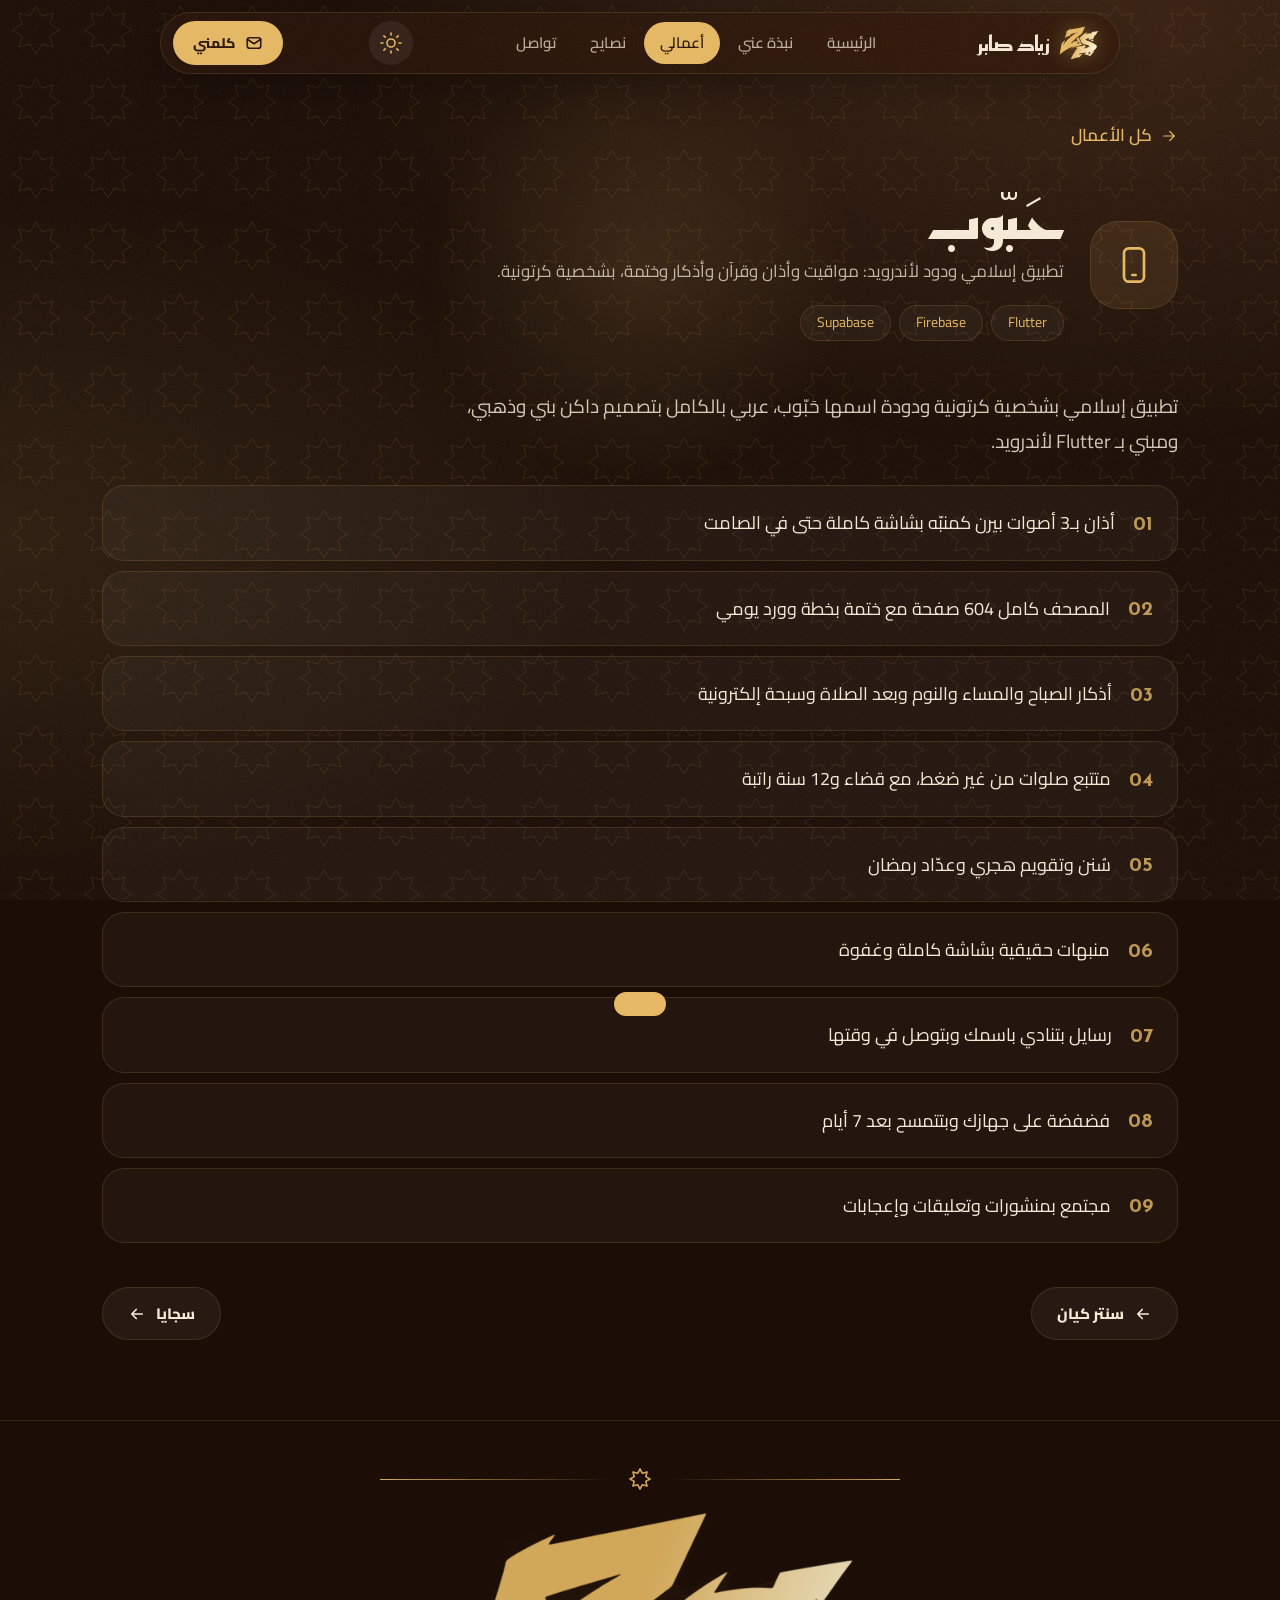
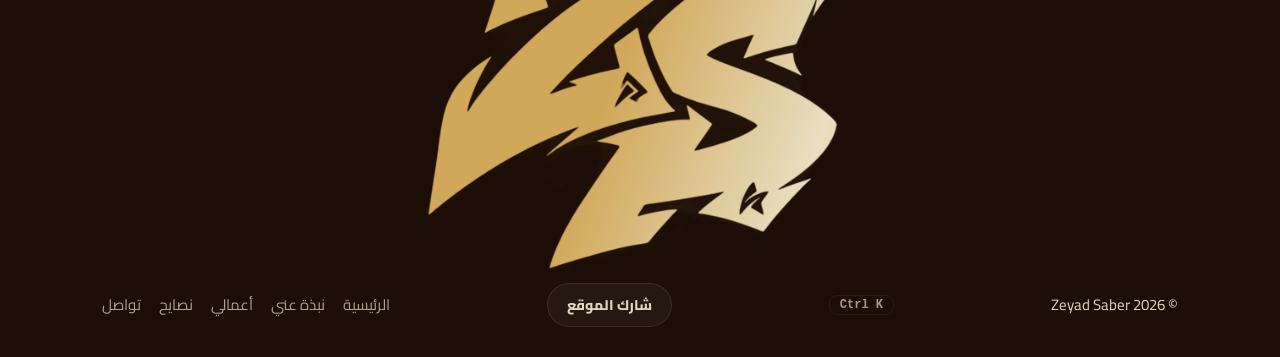
<file: project-habboob.html>
<!DOCTYPE html><html lang="ar" dir="rtl"><head><meta charset="utf-8"><meta name="viewport" content="width=device-width, initial-scale=1, viewport-fit=cover"><meta name="theme-color" content="#1c0e07"><meta name="description" content="تطبيق إسلامي ودود لأندرويد: مواقيت وأذان وقرآن وأذكار وختمة، بشخصية كرتونية."><title>حَبّوب | زياد صابر</title><link rel="icon" href="assets/favicon.png"><link rel="preconnect" href="https://fonts.googleapis.com"><link rel="preconnect" href="https://fonts.gstatic.com" crossorigin><link rel="stylesheet" href="https://fonts.googleapis.com/css2?family=Cairo:wght@400;600;800&family=Reem+Kufi:wght@500;700&display=swap"><link rel="stylesheet" href="css/base.css"><link rel="stylesheet" href="css/project.css"><link rel="stylesheet" href="css/mobile.css"><script>try{if(localStorage.th==='l')document.documentElement.setAttribute('data-th','light');if(sessionStorage.sp)document.documentElement.classList.add('ns')}catch(e){}</script></head><body>
<svg style="display:none"><defs>
<symbol id="i-moon" viewBox="0 0 24 24"><path d="M12 3a6 6 0 0 0 9 9 9 9 0 1 1-9-9Z"/></symbol>
<symbol id="i-mosque" viewBox="0 0 24 24"><path d="M12 2c-2.5 2-4 3.5-4 6h8c0-2.5-1.500-4-4-6ZM5 22V11h14v11M10 22v-5a2 2 0 0 1 4 0v5"/></symbol>
<symbol id="i-book" viewBox="0 0 24 24"><path d="M2 4h6a4 4 0 0 1 4 4v13a3 3 0 0 0-3-3H2zM22 4h-6a4 4 0 0 0-4 4v13a3 3 0 0 1 3-3h7z"/></symbol>
<symbol id="i-beads" viewBox="0 0 24 24"><circle cx="12" cy="4.500" r="2"/><circle cx="19.500" cy="12" r="2"/><circle cx="4.500" cy="12" r="2"/><circle cx="12" cy="19.500" r="2"/><circle cx="17.300" cy="6.700" r="1"/><circle cx="6.700" cy="6.700" r="1"/><circle cx="6.700" cy="17.300" r="1"/><circle cx="17.300" cy="17.300" r="1"/></symbol>
<symbol id="i-check" viewBox="0 0 24 24"><circle cx="12" cy="12" r="9"/><path d="m8 12 3 3 5-6"/></symbol>
<symbol id="i-alarm" viewBox="0 0 24 24"><circle cx="12" cy="13" r="8"/><path d="M12 9v4l2 2M5 3 2 6M22 6l-3-3"/></symbol>
<symbol id="i-msg" viewBox="0 0 24 24"><path d="M21 15a2 2 0 0 1-2 2H7l-4 4V5a2 2 0 0 1 2-2h14a2 2 0 0 1 2 2z"/></symbol>
<symbol id="i-heart" viewBox="0 0 24 24"><path d="M12 21s-9-5.500-9-12a5 5 0 0 1 9-3 5 5 0 0 1 9 3c0 6.500-9 12-9 12Z"/></symbol>
<symbol id="i-users" viewBox="0 0 24 24"><circle cx="9" cy="8" r="3.500"/><path d="M2 20c0-4 3-6 7-6s7 2 7 6M17 4.500a3.500 3.500 0 0 1 0 7M22 20c0-3-2-5-4-5.500"/></symbol>
<symbol id="i-dl" viewBox="0 0 24 24"><path d="M12 3v12m0 0-4-4m4 4 4-4M4 21h16"/></symbol>
<symbol id="i-ar" viewBox="0 0 24 24"><path d="M19 12H5m0 0 6-6m-6 6 6 6"/></symbol>
<symbol id="i-mail" viewBox="0 0 24 24"><rect x="3" y="5" width="18" height="14" rx="3"/><path d="m3 7 9 6 9-6"/></symbol>
<symbol id="i-lock" viewBox="0 0 24 24"><rect x="4" y="10" width="16" height="11" rx="3"/><path d="M8 10V7a4 4 0 0 1 8 0v3"/></symbol>
<symbol id="i-code" viewBox="0 0 24 24"><path d="m8 7-5 5 5 5M16 7l5 5-5 5M14 4l-4 16"/></symbol>
<symbol id="i-phone" viewBox="0 0 24 24"><rect x="6" y="2" width="12" height="20" rx="3"/><path d="M11 18h2"/></symbol>
<symbol id="i-link" viewBox="0 0 24 24"><path d="M10 14a4 4 0 0 0 5.700 0l3-3a4 4 0 0 0-5.700-5.700l-1 1M14 10a4 4 0 0 0-5.700 0l-3 3a4 4 0 0 0 5.700 5.700l1-1"/></symbol>
<symbol id="i-cal" viewBox="0 0 24 24"><rect x="3" y="4" width="18" height="18" rx="3"/><path d="M16 2v4M8 2v4M3 10h18"/></symbol>
<symbol id="i-pen" viewBox="0 0 24 24"><path d="M12 20h9M16.500 3.500a2.100 2.100 0 0 1 3 3L7 19l-4 1 1-4Z"/></symbol><symbol id="i-sun" viewBox="0 0 24 24"><circle cx="12" cy="12" r="4"/><path d="M12 2v2M12 20v2M4.900 4.900l1.400 1.400M17.700 17.700l1.400 1.400M2 12h2M20 12h2M4.900 19.100l1.400-1.400M17.700 6.300l1.400-1.400"/></symbol><symbol id="i-star" viewBox="0 0 24 24"><path d="M12 2L14.37 6.27 19.07 4.93 17.73 9.63 22 12 17.73 14.37 19.07 19.07 14.37 17.73 12 22 9.63 17.73 4.93 19.07 6.27 14.37 2 12 6.27 9.63 4.93 4.93 9.63 6.27Z"/></symbol></defs></svg>
<div id="pb"></div><div id="cg"></div><div id="cr"></div><button id="up" aria-label="للأعلى"><svg class="ic "><use href="#i-ar"/></svg></button><div id="in"><div style="text-align:center"><i class="lgm lg0"></i><span class="gt" style="font-size:clamp(22px,5vw,34px);animation-delay:.25s">زياد صابر</span></div></div><header id="nv"><a class="logo" href="index.html"><span class="lm"><i class="lgm" style="width:40px;height:34px"></i></span>زياد صابر</a><nav id="nl"><a href="index.html" data-r="top">الرئيسية</a><a href="about.html" data-r="about">نبذة عني</a><a href="projects.html" data-r="projects" class="ac">أعمالي</a><a href="tips.html" data-r="tips">نصايح</a><a href="contact.html" data-r="contact">تواصل</a><i id="nb"></i></nav><button id="th" aria-label="تغيير النمط"></button><a class="btn sm" href="contact.html"><svg class="ic "><use href="#i-mail"/></svg> كلمني</a><button id="bg" aria-label="القائمة"><i></i><i></i></button></header><div id="mn"><a class="l" style="--i:0" href="index.html"><small>01</small>الرئيسية</a><a class="l" style="--i:1" href="about.html"><small>02</small>نبذة عني</a><a class="l ac" style="--i:2" href="projects.html"><small>03</small>أعمالي</a><a class="l" style="--i:3" href="tips.html"><small>04</small>نصايح</a><a class="l" style="--i:4" href="contact.html"><small>05</small>تواصل</a><a class="btn" style="--i:5" href="contact.html"><svg class="ic "><use href="#i-mail"/></svg> كلمني</a></div>
<main class="pg on" data-p="project-habboob"><div class="w" id="pdc"><a class="bk" href="projects.html"><svg class="ic "><use href="#i-ar"/></svg> كل الأعمال</a><div class="dh rv"><span class="ib"><svg class="ic "><use href="#i-phone"/></svg></span><div><h2>حَبّوب</h2><p>تطبيق إسلامي ودود لأندرويد: مواقيت وأذان وقرآن وأذكار وختمة، بشخصية كرتونية.</p><div class="tags"><span>Flutter</span><span>Firebase</span><span>Supabase</span></div></div></div><p class="rv" style="font-size:19px;opacity:.85;max-width:760px;margin-bottom:26px">تطبيق إسلامي بشخصية كرتونية ودودة اسمها حَبّوب، عربي بالكامل بتصميم داكن بني وذهبي، ومبني بـ Flutter لأندرويد.</p><div class="pts"><div class="rv">أذان بـ3 أصوات بيرن كمنبّه بشاشة كاملة حتى في الصامت</div><div class="rv">المصحف كامل 604 صفحة مع ختمة بخطة وورد يومي</div><div class="rv">أذكار الصباح والمساء والنوم وبعد الصلاة وسبحة إلكترونية</div><div class="rv">متتبع صلوات من غير ضغط، مع قضاء و12 سنة راتبة</div><div class="rv">سُنن وتقويم هجري وعدّاد رمضان</div><div class="rv">منبهات حقيقية بشاشة كاملة وغفوة</div><div class="rv">رسايل بتنادي باسمك وبتوصل في وقتها</div><div class="rv">فضفضة على جهازك وبتتمسح بعد 7 أيام</div><div class="rv">مجتمع بمنشورات وتعليقات وإعجابات</div></div><p class="rv" id="store" data-slug="habboob" style="margin-top:30px"></p><div class="nv"><a class="btn o" href="project-kayan.html"><svg class="ic "><use href="#i-ar"/></svg> سنتر كيان</a><a class="btn o" href="project-sajaya.html">سجايا <svg class="ic ar"><use href="#i-ar"/></svg></a></div></div></main>
<footer><div class="orn"><svg class="ic "><use href="#i-star"/></svg></div><div class="ft0" aria-hidden="true"><i class="lgm"></i></div><div class="w"><span>© 2026 Zeyad Saber</span><span class="kb" id="kh" style="cursor:pointer">Ctrl K</span><button class="btn o sm" id="sh">شارك الموقع</button><nav id="ft"><a href="index.html">الرئيسية</a><a href="about.html">نبذة عني</a><a href="projects.html">أعمالي</a><a href="tips.html">نصايح</a><a href="contact.html">تواصل</a></nav></div></footer>
<div id="toast"></div><div id="cp"><div class="cpb"><input id="cpi" placeholder="روح لـ…" autocomplete="off"><div id="cpl"></div></div></div>
<script src="js/config.js"></script><script src="js/pages.js"></script><script src="js/main.js"></script><script src="js/project.js"></script>
</body></html>
</file>
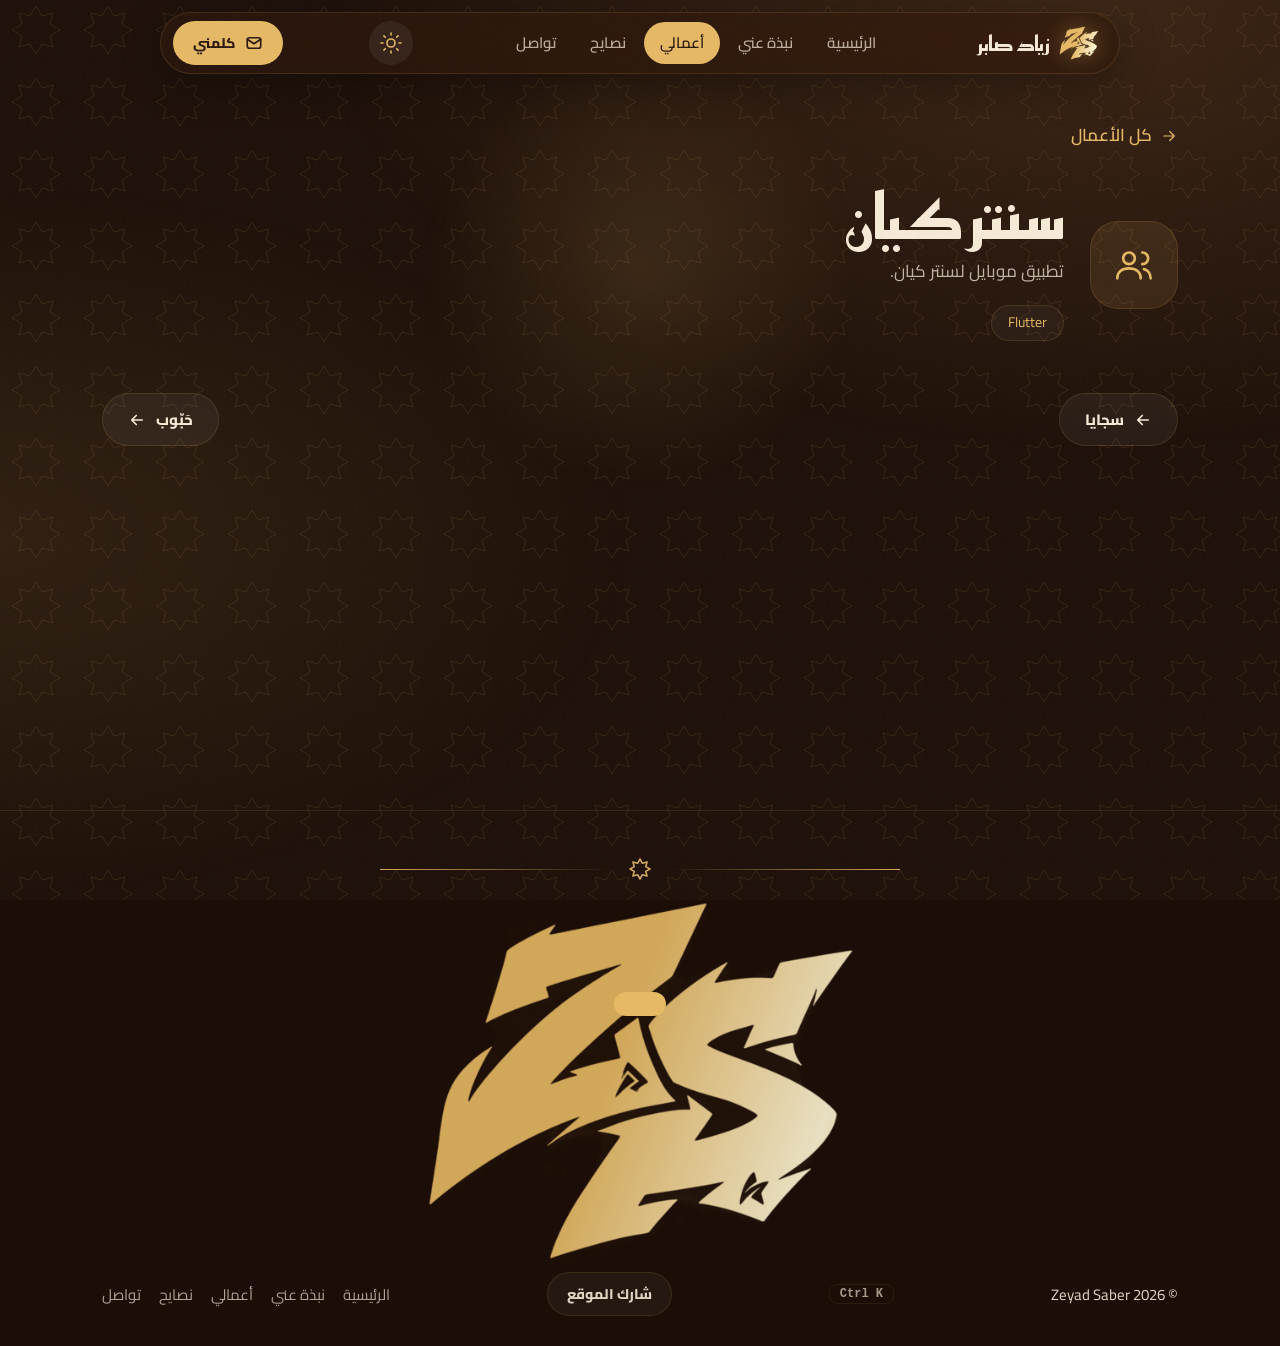
<file: project-kayan.html>
<!DOCTYPE html><html lang="ar" dir="rtl"><head><meta charset="utf-8"><meta name="viewport" content="width=device-width, initial-scale=1, viewport-fit=cover"><meta name="theme-color" content="#1c0e07"><meta name="description" content="تطبيق موبايل لسنتر كيان."><title>سنتر كيان | زياد صابر</title><link rel="icon" href="assets/favicon.png"><link rel="preconnect" href="https://fonts.googleapis.com"><link rel="preconnect" href="https://fonts.gstatic.com" crossorigin><link rel="stylesheet" href="https://fonts.googleapis.com/css2?family=Cairo:wght@400;600;800&family=Reem+Kufi:wght@500;700&display=swap"><link rel="stylesheet" href="css/base.css"><link rel="stylesheet" href="css/project.css"><link rel="stylesheet" href="css/mobile.css"><script>try{if(localStorage.th==='l')document.documentElement.setAttribute('data-th','light');if(sessionStorage.sp)document.documentElement.classList.add('ns')}catch(e){}</script></head><body>
<svg style="display:none"><defs>
<symbol id="i-moon" viewBox="0 0 24 24"><path d="M12 3a6 6 0 0 0 9 9 9 9 0 1 1-9-9Z"/></symbol>
<symbol id="i-mosque" viewBox="0 0 24 24"><path d="M12 2c-2.5 2-4 3.5-4 6h8c0-2.5-1.500-4-4-6ZM5 22V11h14v11M10 22v-5a2 2 0 0 1 4 0v5"/></symbol>
<symbol id="i-book" viewBox="0 0 24 24"><path d="M2 4h6a4 4 0 0 1 4 4v13a3 3 0 0 0-3-3H2zM22 4h-6a4 4 0 0 0-4 4v13a3 3 0 0 1 3-3h7z"/></symbol>
<symbol id="i-beads" viewBox="0 0 24 24"><circle cx="12" cy="4.500" r="2"/><circle cx="19.500" cy="12" r="2"/><circle cx="4.500" cy="12" r="2"/><circle cx="12" cy="19.500" r="2"/><circle cx="17.300" cy="6.700" r="1"/><circle cx="6.700" cy="6.700" r="1"/><circle cx="6.700" cy="17.300" r="1"/><circle cx="17.300" cy="17.300" r="1"/></symbol>
<symbol id="i-check" viewBox="0 0 24 24"><circle cx="12" cy="12" r="9"/><path d="m8 12 3 3 5-6"/></symbol>
<symbol id="i-alarm" viewBox="0 0 24 24"><circle cx="12" cy="13" r="8"/><path d="M12 9v4l2 2M5 3 2 6M22 6l-3-3"/></symbol>
<symbol id="i-msg" viewBox="0 0 24 24"><path d="M21 15a2 2 0 0 1-2 2H7l-4 4V5a2 2 0 0 1 2-2h14a2 2 0 0 1 2 2z"/></symbol>
<symbol id="i-heart" viewBox="0 0 24 24"><path d="M12 21s-9-5.500-9-12a5 5 0 0 1 9-3 5 5 0 0 1 9 3c0 6.500-9 12-9 12Z"/></symbol>
<symbol id="i-users" viewBox="0 0 24 24"><circle cx="9" cy="8" r="3.500"/><path d="M2 20c0-4 3-6 7-6s7 2 7 6M17 4.500a3.500 3.500 0 0 1 0 7M22 20c0-3-2-5-4-5.500"/></symbol>
<symbol id="i-dl" viewBox="0 0 24 24"><path d="M12 3v12m0 0-4-4m4 4 4-4M4 21h16"/></symbol>
<symbol id="i-ar" viewBox="0 0 24 24"><path d="M19 12H5m0 0 6-6m-6 6 6 6"/></symbol>
<symbol id="i-mail" viewBox="0 0 24 24"><rect x="3" y="5" width="18" height="14" rx="3"/><path d="m3 7 9 6 9-6"/></symbol>
<symbol id="i-lock" viewBox="0 0 24 24"><rect x="4" y="10" width="16" height="11" rx="3"/><path d="M8 10V7a4 4 0 0 1 8 0v3"/></symbol>
<symbol id="i-code" viewBox="0 0 24 24"><path d="m8 7-5 5 5 5M16 7l5 5-5 5M14 4l-4 16"/></symbol>
<symbol id="i-phone" viewBox="0 0 24 24"><rect x="6" y="2" width="12" height="20" rx="3"/><path d="M11 18h2"/></symbol>
<symbol id="i-link" viewBox="0 0 24 24"><path d="M10 14a4 4 0 0 0 5.700 0l3-3a4 4 0 0 0-5.700-5.700l-1 1M14 10a4 4 0 0 0-5.700 0l-3 3a4 4 0 0 0 5.700 5.700l1-1"/></symbol>
<symbol id="i-cal" viewBox="0 0 24 24"><rect x="3" y="4" width="18" height="18" rx="3"/><path d="M16 2v4M8 2v4M3 10h18"/></symbol>
<symbol id="i-pen" viewBox="0 0 24 24"><path d="M12 20h9M16.500 3.500a2.100 2.100 0 0 1 3 3L7 19l-4 1 1-4Z"/></symbol><symbol id="i-sun" viewBox="0 0 24 24"><circle cx="12" cy="12" r="4"/><path d="M12 2v2M12 20v2M4.900 4.900l1.400 1.400M17.700 17.700l1.400 1.400M2 12h2M20 12h2M4.900 19.100l1.400-1.400M17.700 6.300l1.400-1.400"/></symbol><symbol id="i-star" viewBox="0 0 24 24"><path d="M12 2L14.37 6.27 19.07 4.93 17.73 9.63 22 12 17.73 14.37 19.07 19.07 14.37 17.73 12 22 9.63 17.73 4.93 19.07 6.27 14.37 2 12 6.27 9.63 4.93 4.93 9.63 6.27Z"/></symbol></defs></svg>
<div id="pb"></div><div id="cg"></div><div id="cr"></div><button id="up" aria-label="للأعلى"><svg class="ic "><use href="#i-ar"/></svg></button><div id="in"><div style="text-align:center"><i class="lgm lg0"></i><span class="gt" style="font-size:clamp(22px,5vw,34px);animation-delay:.25s">زياد صابر</span></div></div><header id="nv"><a class="logo" href="index.html"><span class="lm"><i class="lgm" style="width:40px;height:34px"></i></span>زياد صابر</a><nav id="nl"><a href="index.html" data-r="top">الرئيسية</a><a href="about.html" data-r="about">نبذة عني</a><a href="projects.html" data-r="projects" class="ac">أعمالي</a><a href="tips.html" data-r="tips">نصايح</a><a href="contact.html" data-r="contact">تواصل</a><i id="nb"></i></nav><button id="th" aria-label="تغيير النمط"></button><a class="btn sm" href="contact.html"><svg class="ic "><use href="#i-mail"/></svg> كلمني</a><button id="bg" aria-label="القائمة"><i></i><i></i></button></header><div id="mn"><a class="l" style="--i:0" href="index.html"><small>01</small>الرئيسية</a><a class="l" style="--i:1" href="about.html"><small>02</small>نبذة عني</a><a class="l ac" style="--i:2" href="projects.html"><small>03</small>أعمالي</a><a class="l" style="--i:3" href="tips.html"><small>04</small>نصايح</a><a class="l" style="--i:4" href="contact.html"><small>05</small>تواصل</a><a class="btn" style="--i:5" href="contact.html"><svg class="ic "><use href="#i-mail"/></svg> كلمني</a></div>
<main class="pg on" data-p="project-kayan"><div class="w" id="pdc"><a class="bk" href="projects.html"><svg class="ic "><use href="#i-ar"/></svg> كل الأعمال</a><div class="dh rv"><span class="ib"><svg class="ic "><use href="#i-users"/></svg></span><div><h2>سنتر كيان</h2><p>تطبيق موبايل لسنتر كيان.</p><div class="tags"><span>Flutter</span></div></div></div><p class="rv" id="store" data-slug="kayan" style="margin-top:30px"></p><div class="nv"><a class="btn o" href="project-sajaya.html"><svg class="ic "><use href="#i-ar"/></svg> سجايا</a><a class="btn o" href="project-habboob.html">حَبّوب <svg class="ic ar"><use href="#i-ar"/></svg></a></div></div></main>
<footer><div class="orn"><svg class="ic "><use href="#i-star"/></svg></div><div class="ft0" aria-hidden="true"><i class="lgm"></i></div><div class="w"><span>© 2026 Zeyad Saber</span><span class="kb" id="kh" style="cursor:pointer">Ctrl K</span><button class="btn o sm" id="sh">شارك الموقع</button><nav id="ft"><a href="index.html">الرئيسية</a><a href="about.html">نبذة عني</a><a href="projects.html">أعمالي</a><a href="tips.html">نصايح</a><a href="contact.html">تواصل</a></nav></div></footer>
<div id="toast"></div><div id="cp"><div class="cpb"><input id="cpi" placeholder="روح لـ…" autocomplete="off"><div id="cpl"></div></div></div>
<script src="js/config.js"></script><script src="js/pages.js"></script><script src="js/main.js"></script><script src="js/project.js"></script>
</body></html>
</file>
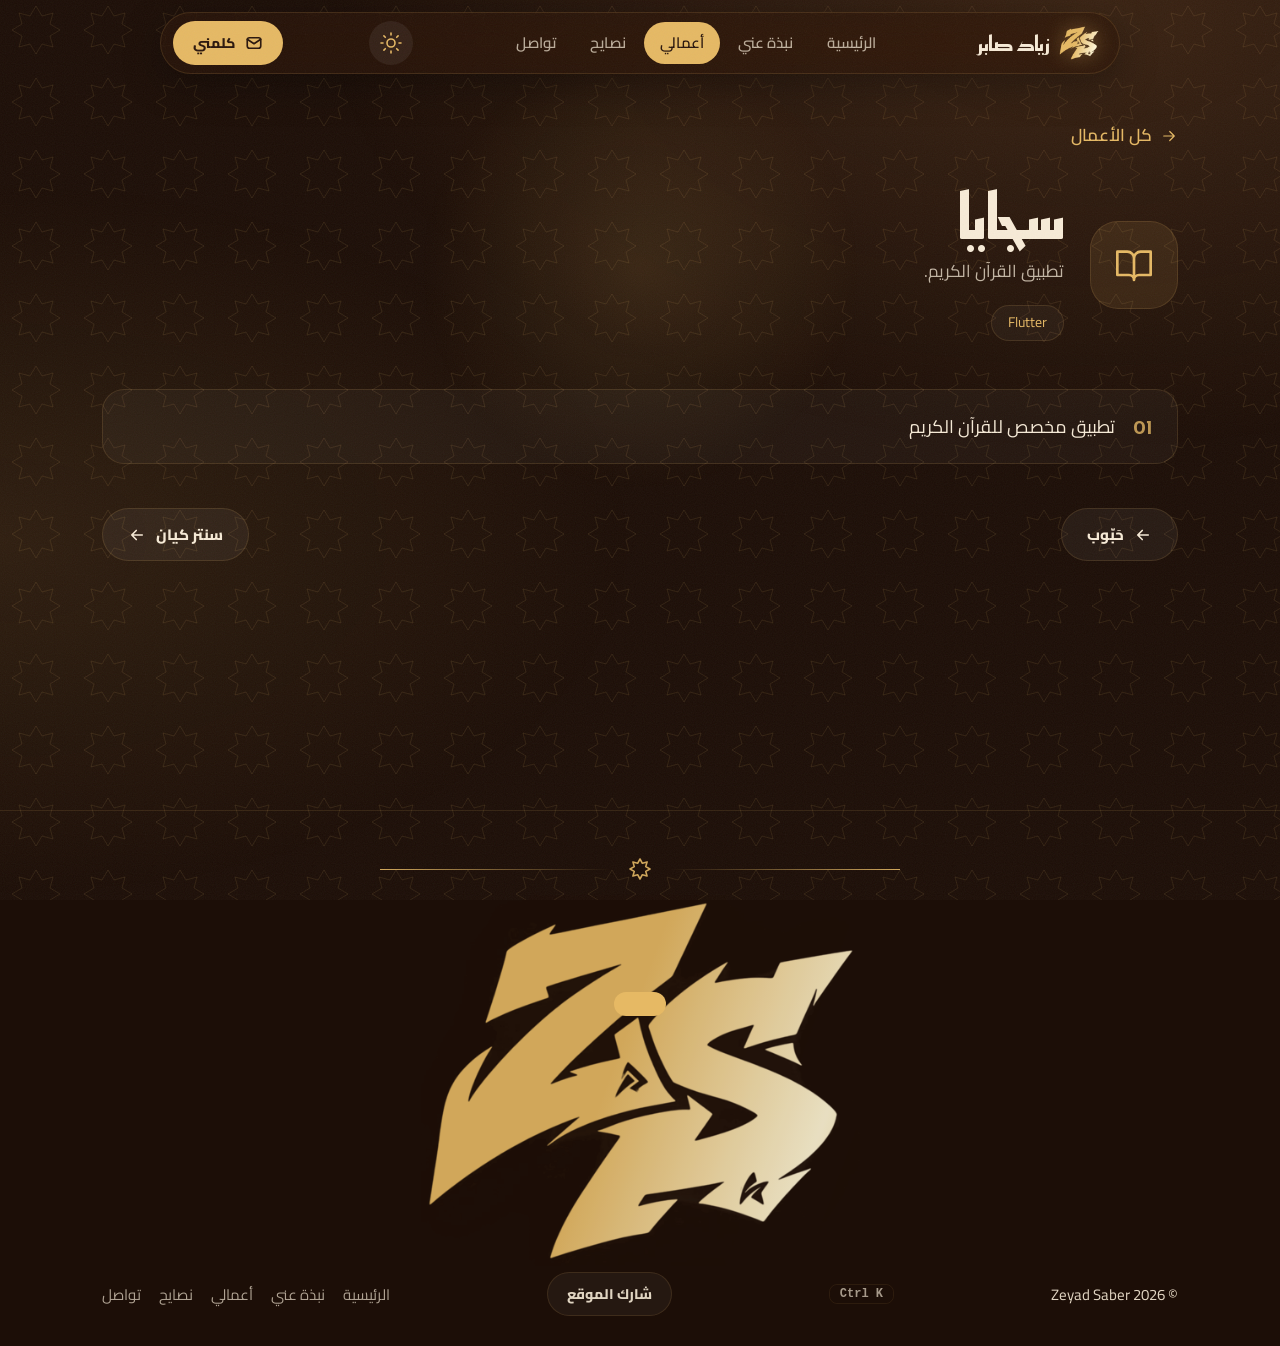
<file: project-sajaya.html>
<!DOCTYPE html><html lang="ar" dir="rtl"><head><meta charset="utf-8"><meta name="viewport" content="width=device-width, initial-scale=1, viewport-fit=cover"><meta name="theme-color" content="#1c0e07"><meta name="description" content="تطبيق القرآن الكريم."><title>سجايا | زياد صابر</title><link rel="icon" href="assets/favicon.png"><link rel="preconnect" href="https://fonts.googleapis.com"><link rel="preconnect" href="https://fonts.gstatic.com" crossorigin><link rel="stylesheet" href="https://fonts.googleapis.com/css2?family=Cairo:wght@400;600;800&family=Reem+Kufi:wght@500;700&display=swap"><link rel="stylesheet" href="css/base.css"><link rel="stylesheet" href="css/project.css"><link rel="stylesheet" href="css/mobile.css"><script>try{if(localStorage.th==='l')document.documentElement.setAttribute('data-th','light');if(sessionStorage.sp)document.documentElement.classList.add('ns')}catch(e){}</script></head><body>
<svg style="display:none"><defs>
<symbol id="i-moon" viewBox="0 0 24 24"><path d="M12 3a6 6 0 0 0 9 9 9 9 0 1 1-9-9Z"/></symbol>
<symbol id="i-mosque" viewBox="0 0 24 24"><path d="M12 2c-2.5 2-4 3.5-4 6h8c0-2.5-1.500-4-4-6ZM5 22V11h14v11M10 22v-5a2 2 0 0 1 4 0v5"/></symbol>
<symbol id="i-book" viewBox="0 0 24 24"><path d="M2 4h6a4 4 0 0 1 4 4v13a3 3 0 0 0-3-3H2zM22 4h-6a4 4 0 0 0-4 4v13a3 3 0 0 1 3-3h7z"/></symbol>
<symbol id="i-beads" viewBox="0 0 24 24"><circle cx="12" cy="4.500" r="2"/><circle cx="19.500" cy="12" r="2"/><circle cx="4.500" cy="12" r="2"/><circle cx="12" cy="19.500" r="2"/><circle cx="17.300" cy="6.700" r="1"/><circle cx="6.700" cy="6.700" r="1"/><circle cx="6.700" cy="17.300" r="1"/><circle cx="17.300" cy="17.300" r="1"/></symbol>
<symbol id="i-check" viewBox="0 0 24 24"><circle cx="12" cy="12" r="9"/><path d="m8 12 3 3 5-6"/></symbol>
<symbol id="i-alarm" viewBox="0 0 24 24"><circle cx="12" cy="13" r="8"/><path d="M12 9v4l2 2M5 3 2 6M22 6l-3-3"/></symbol>
<symbol id="i-msg" viewBox="0 0 24 24"><path d="M21 15a2 2 0 0 1-2 2H7l-4 4V5a2 2 0 0 1 2-2h14a2 2 0 0 1 2 2z"/></symbol>
<symbol id="i-heart" viewBox="0 0 24 24"><path d="M12 21s-9-5.500-9-12a5 5 0 0 1 9-3 5 5 0 0 1 9 3c0 6.500-9 12-9 12Z"/></symbol>
<symbol id="i-users" viewBox="0 0 24 24"><circle cx="9" cy="8" r="3.500"/><path d="M2 20c0-4 3-6 7-6s7 2 7 6M17 4.500a3.500 3.500 0 0 1 0 7M22 20c0-3-2-5-4-5.500"/></symbol>
<symbol id="i-dl" viewBox="0 0 24 24"><path d="M12 3v12m0 0-4-4m4 4 4-4M4 21h16"/></symbol>
<symbol id="i-ar" viewBox="0 0 24 24"><path d="M19 12H5m0 0 6-6m-6 6 6 6"/></symbol>
<symbol id="i-mail" viewBox="0 0 24 24"><rect x="3" y="5" width="18" height="14" rx="3"/><path d="m3 7 9 6 9-6"/></symbol>
<symbol id="i-lock" viewBox="0 0 24 24"><rect x="4" y="10" width="16" height="11" rx="3"/><path d="M8 10V7a4 4 0 0 1 8 0v3"/></symbol>
<symbol id="i-code" viewBox="0 0 24 24"><path d="m8 7-5 5 5 5M16 7l5 5-5 5M14 4l-4 16"/></symbol>
<symbol id="i-phone" viewBox="0 0 24 24"><rect x="6" y="2" width="12" height="20" rx="3"/><path d="M11 18h2"/></symbol>
<symbol id="i-link" viewBox="0 0 24 24"><path d="M10 14a4 4 0 0 0 5.700 0l3-3a4 4 0 0 0-5.700-5.700l-1 1M14 10a4 4 0 0 0-5.700 0l-3 3a4 4 0 0 0 5.700 5.700l1-1"/></symbol>
<symbol id="i-cal" viewBox="0 0 24 24"><rect x="3" y="4" width="18" height="18" rx="3"/><path d="M16 2v4M8 2v4M3 10h18"/></symbol>
<symbol id="i-pen" viewBox="0 0 24 24"><path d="M12 20h9M16.500 3.500a2.100 2.100 0 0 1 3 3L7 19l-4 1 1-4Z"/></symbol><symbol id="i-sun" viewBox="0 0 24 24"><circle cx="12" cy="12" r="4"/><path d="M12 2v2M12 20v2M4.900 4.900l1.400 1.400M17.700 17.700l1.400 1.400M2 12h2M20 12h2M4.900 19.100l1.400-1.400M17.700 6.300l1.400-1.400"/></symbol><symbol id="i-star" viewBox="0 0 24 24"><path d="M12 2L14.37 6.27 19.07 4.93 17.73 9.63 22 12 17.73 14.37 19.07 19.07 14.37 17.73 12 22 9.63 17.73 4.93 19.07 6.27 14.37 2 12 6.27 9.63 4.93 4.93 9.63 6.27Z"/></symbol></defs></svg>
<div id="pb"></div><div id="cg"></div><div id="cr"></div><button id="up" aria-label="للأعلى"><svg class="ic "><use href="#i-ar"/></svg></button><div id="in"><div style="text-align:center"><i class="lgm lg0"></i><span class="gt" style="font-size:clamp(22px,5vw,34px);animation-delay:.25s">زياد صابر</span></div></div><header id="nv"><a class="logo" href="index.html"><span class="lm"><i class="lgm" style="width:40px;height:34px"></i></span>زياد صابر</a><nav id="nl"><a href="index.html" data-r="top">الرئيسية</a><a href="about.html" data-r="about">نبذة عني</a><a href="projects.html" data-r="projects" class="ac">أعمالي</a><a href="tips.html" data-r="tips">نصايح</a><a href="contact.html" data-r="contact">تواصل</a><i id="nb"></i></nav><button id="th" aria-label="تغيير النمط"></button><a class="btn sm" href="contact.html"><svg class="ic "><use href="#i-mail"/></svg> كلمني</a><button id="bg" aria-label="القائمة"><i></i><i></i></button></header><div id="mn"><a class="l" style="--i:0" href="index.html"><small>01</small>الرئيسية</a><a class="l" style="--i:1" href="about.html"><small>02</small>نبذة عني</a><a class="l ac" style="--i:2" href="projects.html"><small>03</small>أعمالي</a><a class="l" style="--i:3" href="tips.html"><small>04</small>نصايح</a><a class="l" style="--i:4" href="contact.html"><small>05</small>تواصل</a><a class="btn" style="--i:5" href="contact.html"><svg class="ic "><use href="#i-mail"/></svg> كلمني</a></div>
<main class="pg on" data-p="project-sajaya"><div class="w" id="pdc"><a class="bk" href="projects.html"><svg class="ic "><use href="#i-ar"/></svg> كل الأعمال</a><div class="dh rv"><span class="ib"><svg class="ic "><use href="#i-book"/></svg></span><div><h2>سجايا</h2><p>تطبيق القرآن الكريم.</p><div class="tags"><span>Flutter</span></div></div></div><div class="pts"><div class="rv">تطبيق مخصص للقرآن الكريم</div></div><p class="rv" id="store" data-slug="sajaya" style="margin-top:30px"></p><div class="nv"><a class="btn o" href="project-habboob.html"><svg class="ic "><use href="#i-ar"/></svg> حَبّوب</a><a class="btn o" href="project-kayan.html">سنتر كيان <svg class="ic ar"><use href="#i-ar"/></svg></a></div></div></main>
<footer><div class="orn"><svg class="ic "><use href="#i-star"/></svg></div><div class="ft0" aria-hidden="true"><i class="lgm"></i></div><div class="w"><span>© 2026 Zeyad Saber</span><span class="kb" id="kh" style="cursor:pointer">Ctrl K</span><button class="btn o sm" id="sh">شارك الموقع</button><nav id="ft"><a href="index.html">الرئيسية</a><a href="about.html">نبذة عني</a><a href="projects.html">أعمالي</a><a href="tips.html">نصايح</a><a href="contact.html">تواصل</a></nav></div></footer>
<div id="toast"></div><div id="cp"><div class="cpb"><input id="cpi" placeholder="روح لـ…" autocomplete="off"><div id="cpl"></div></div></div>
<script src="js/config.js"></script><script src="js/pages.js"></script><script src="js/main.js"></script><script src="js/project.js"></script>
</body></html>
</file>
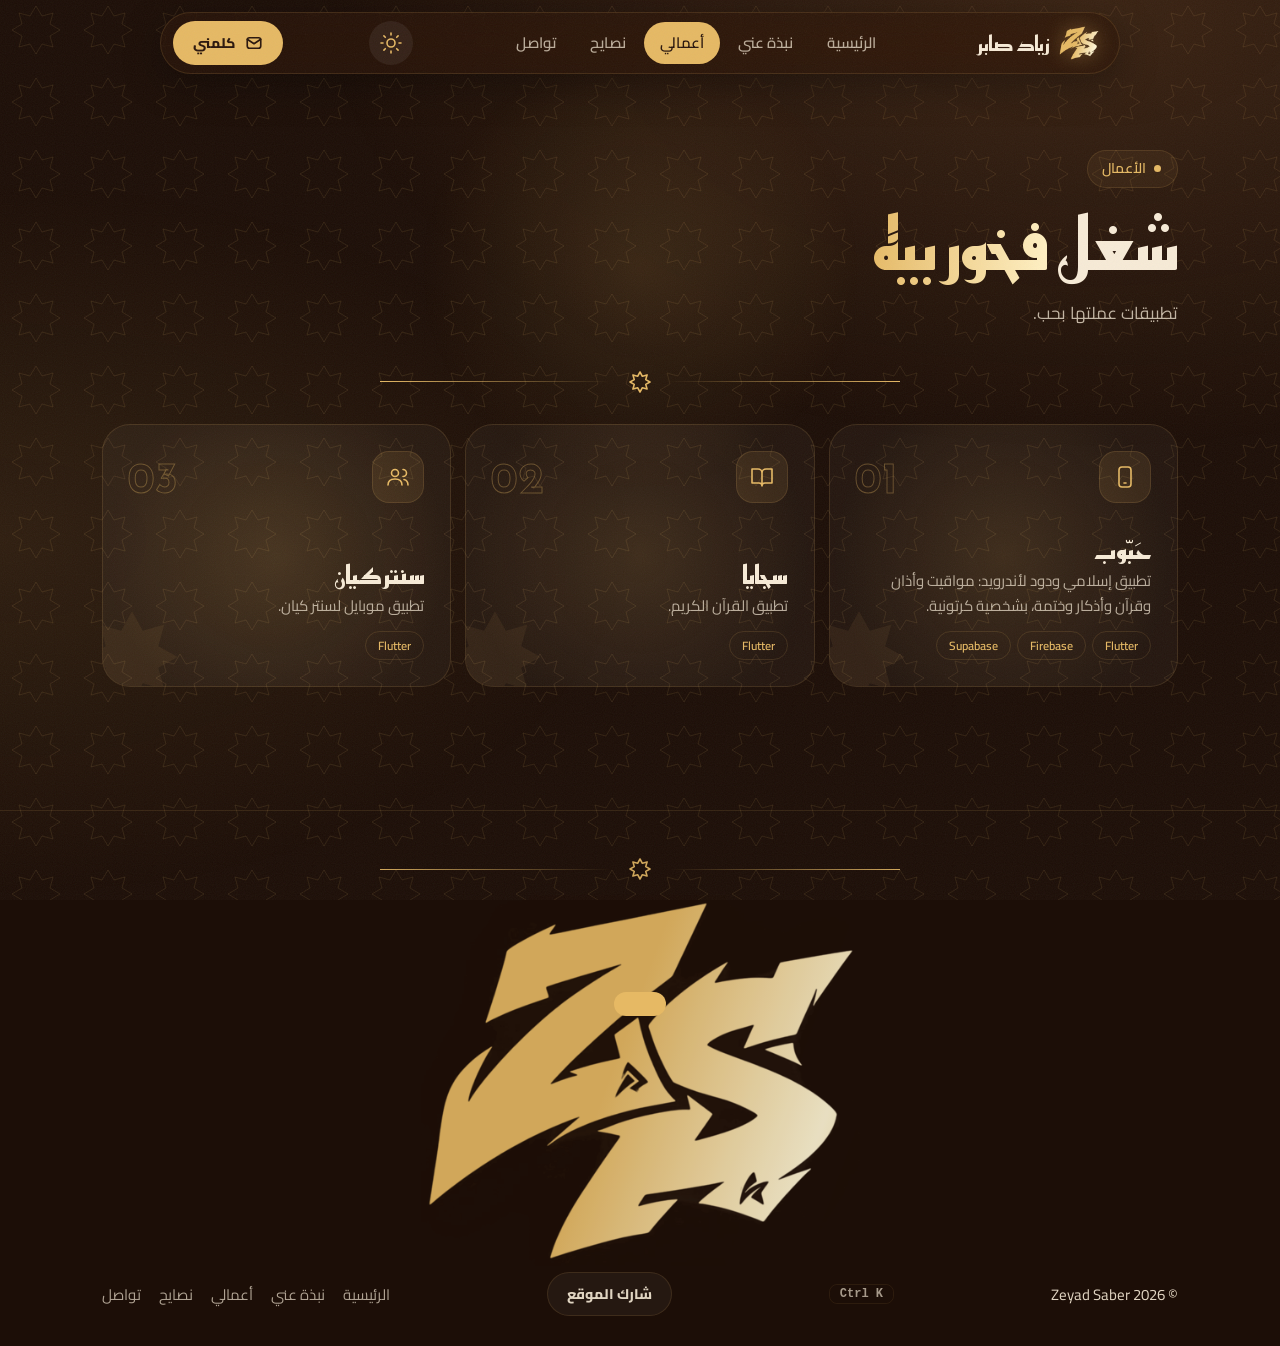
<file: projects.html>
<!DOCTYPE html><html lang="ar" dir="rtl"><head><meta charset="utf-8"><meta name="viewport" content="width=device-width, initial-scale=1, viewport-fit=cover"><meta name="theme-color" content="#1c0e07"><meta name="description" content="زياد صابر — مطوّر Flutter ومصمم جرافيك من الإسكندرية."><title>أعمالي | زياد صابر</title><link rel="icon" href="assets/favicon.png"><link rel="preconnect" href="https://fonts.googleapis.com"><link rel="preconnect" href="https://fonts.gstatic.com" crossorigin><link rel="stylesheet" href="https://fonts.googleapis.com/css2?family=Cairo:wght@400;600;800&family=Reem+Kufi:wght@500;700&display=swap"><link rel="stylesheet" href="css/base.css"><link rel="stylesheet" href="css/projects.css"><link rel="stylesheet" href="css/mobile.css"><script>try{if(localStorage.th==='l')document.documentElement.setAttribute('data-th','light');if(sessionStorage.sp)document.documentElement.classList.add('ns')}catch(e){}</script></head><body>
<svg style="display:none"><defs>
<symbol id="i-moon" viewBox="0 0 24 24"><path d="M12 3a6 6 0 0 0 9 9 9 9 0 1 1-9-9Z"/></symbol>
<symbol id="i-mosque" viewBox="0 0 24 24"><path d="M12 2c-2.5 2-4 3.5-4 6h8c0-2.5-1.500-4-4-6ZM5 22V11h14v11M10 22v-5a2 2 0 0 1 4 0v5"/></symbol>
<symbol id="i-book" viewBox="0 0 24 24"><path d="M2 4h6a4 4 0 0 1 4 4v13a3 3 0 0 0-3-3H2zM22 4h-6a4 4 0 0 0-4 4v13a3 3 0 0 1 3-3h7z"/></symbol>
<symbol id="i-beads" viewBox="0 0 24 24"><circle cx="12" cy="4.500" r="2"/><circle cx="19.500" cy="12" r="2"/><circle cx="4.500" cy="12" r="2"/><circle cx="12" cy="19.500" r="2"/><circle cx="17.300" cy="6.700" r="1"/><circle cx="6.700" cy="6.700" r="1"/><circle cx="6.700" cy="17.300" r="1"/><circle cx="17.300" cy="17.300" r="1"/></symbol>
<symbol id="i-check" viewBox="0 0 24 24"><circle cx="12" cy="12" r="9"/><path d="m8 12 3 3 5-6"/></symbol>
<symbol id="i-alarm" viewBox="0 0 24 24"><circle cx="12" cy="13" r="8"/><path d="M12 9v4l2 2M5 3 2 6M22 6l-3-3"/></symbol>
<symbol id="i-msg" viewBox="0 0 24 24"><path d="M21 15a2 2 0 0 1-2 2H7l-4 4V5a2 2 0 0 1 2-2h14a2 2 0 0 1 2 2z"/></symbol>
<symbol id="i-heart" viewBox="0 0 24 24"><path d="M12 21s-9-5.500-9-12a5 5 0 0 1 9-3 5 5 0 0 1 9 3c0 6.500-9 12-9 12Z"/></symbol>
<symbol id="i-users" viewBox="0 0 24 24"><circle cx="9" cy="8" r="3.500"/><path d="M2 20c0-4 3-6 7-6s7 2 7 6M17 4.500a3.500 3.500 0 0 1 0 7M22 20c0-3-2-5-4-5.500"/></symbol>
<symbol id="i-dl" viewBox="0 0 24 24"><path d="M12 3v12m0 0-4-4m4 4 4-4M4 21h16"/></symbol>
<symbol id="i-ar" viewBox="0 0 24 24"><path d="M19 12H5m0 0 6-6m-6 6 6 6"/></symbol>
<symbol id="i-mail" viewBox="0 0 24 24"><rect x="3" y="5" width="18" height="14" rx="3"/><path d="m3 7 9 6 9-6"/></symbol>
<symbol id="i-lock" viewBox="0 0 24 24"><rect x="4" y="10" width="16" height="11" rx="3"/><path d="M8 10V7a4 4 0 0 1 8 0v3"/></symbol>
<symbol id="i-code" viewBox="0 0 24 24"><path d="m8 7-5 5 5 5M16 7l5 5-5 5M14 4l-4 16"/></symbol>
<symbol id="i-phone" viewBox="0 0 24 24"><rect x="6" y="2" width="12" height="20" rx="3"/><path d="M11 18h2"/></symbol>
<symbol id="i-link" viewBox="0 0 24 24"><path d="M10 14a4 4 0 0 0 5.700 0l3-3a4 4 0 0 0-5.700-5.700l-1 1M14 10a4 4 0 0 0-5.700 0l-3 3a4 4 0 0 0 5.700 5.700l1-1"/></symbol>
<symbol id="i-cal" viewBox="0 0 24 24"><rect x="3" y="4" width="18" height="18" rx="3"/><path d="M16 2v4M8 2v4M3 10h18"/></symbol>
<symbol id="i-pen" viewBox="0 0 24 24"><path d="M12 20h9M16.500 3.500a2.100 2.100 0 0 1 3 3L7 19l-4 1 1-4Z"/></symbol><symbol id="i-sun" viewBox="0 0 24 24"><circle cx="12" cy="12" r="4"/><path d="M12 2v2M12 20v2M4.900 4.900l1.400 1.400M17.700 17.700l1.400 1.400M2 12h2M20 12h2M4.900 19.100l1.400-1.400M17.700 6.300l1.400-1.400"/></symbol><symbol id="i-star" viewBox="0 0 24 24"><path d="M12 2L14.37 6.27 19.07 4.93 17.73 9.63 22 12 17.73 14.37 19.07 19.07 14.37 17.73 12 22 9.63 17.73 4.93 19.07 6.27 14.37 2 12 6.27 9.63 4.93 4.93 9.63 6.27Z"/></symbol></defs></svg>
<div id="pb"></div><div id="cg"></div><div id="cr"></div><button id="up" aria-label="للأعلى"><svg class="ic "><use href="#i-ar"/></svg></button><div id="in"><div style="text-align:center"><i class="lgm lg0"></i><span class="gt" style="font-size:clamp(22px,5vw,34px);animation-delay:.25s">زياد صابر</span></div></div><header id="nv"><a class="logo" href="index.html"><span class="lm"><i class="lgm" style="width:40px;height:34px"></i></span>زياد صابر</a><nav id="nl"><a href="index.html" data-r="top">الرئيسية</a><a href="about.html" data-r="about">نبذة عني</a><a href="projects.html" data-r="projects" class="ac">أعمالي</a><a href="tips.html" data-r="tips">نصايح</a><a href="contact.html" data-r="contact">تواصل</a><i id="nb"></i></nav><button id="th" aria-label="تغيير النمط"></button><a class="btn sm" href="contact.html"><svg class="ic "><use href="#i-mail"/></svg> كلمني</a><button id="bg" aria-label="القائمة"><i></i><i></i></button></header><div id="mn"><a class="l" style="--i:0" href="index.html"><small>01</small>الرئيسية</a><a class="l" style="--i:1" href="about.html"><small>02</small>نبذة عني</a><a class="l ac" style="--i:2" href="projects.html"><small>03</small>أعمالي</a><a class="l" style="--i:3" href="tips.html"><small>04</small>نصايح</a><a class="l" style="--i:4" href="contact.html"><small>05</small>تواصل</a><a class="btn" style="--i:5" href="contact.html"><svg class="ic "><use href="#i-mail"/></svg> كلمني</a></div>
<main class="pg on" data-p="projects"><div class="w"><div class="ph0 rv"><span class="pill">الأعمال</span><h1>شغل <span class="gt">فخور بيه</span></h1><p>تطبيقات عملتها بحب.</p></div><div class="orn rv"><svg class="ic "><use href="#i-star"/></svg></div><div class="bento" style="padding:20px 0 80px"><a href="project-habboob.html" class="bc rv" style="grid-column:span 2"><span class="go"><svg class="ic "><use href="#i-ar"/></svg></span><span class="ib"><svg class="ic "><use href="#i-phone"/></svg></span><div><h3>حَبّوب</h3><p>تطبيق إسلامي ودود لأندرويد: مواقيت وأذان وقرآن وأذكار وختمة، بشخصية كرتونية.</p><span class="nm">01</span><div class="tg"><i>Flutter</i><i>Firebase</i><i>Supabase</i></div></div></a><a href="project-sajaya.html" class="bc rv" style="grid-column:span 2"><span class="go"><svg class="ic "><use href="#i-ar"/></svg></span><span class="ib"><svg class="ic "><use href="#i-book"/></svg></span><div><h3>سجايا</h3><p>تطبيق القرآن الكريم.</p><span class="nm">02</span><div class="tg"><i>Flutter</i></div></div></a><a href="project-kayan.html" class="bc rv" style="grid-column:span 2"><span class="go"><svg class="ic "><use href="#i-ar"/></svg></span><span class="ib"><svg class="ic "><use href="#i-users"/></svg></span><div><h3>سنتر كيان</h3><p>تطبيق موبايل لسنتر كيان.</p><span class="nm">03</span><div class="tg"><i>Flutter</i></div></div></a></div></div></main>
<footer><div class="orn"><svg class="ic "><use href="#i-star"/></svg></div><div class="ft0" aria-hidden="true"><i class="lgm"></i></div><div class="w"><span>© 2026 Zeyad Saber</span><span class="kb" id="kh" style="cursor:pointer">Ctrl K</span><button class="btn o sm" id="sh">شارك الموقع</button><nav id="ft"><a href="index.html">الرئيسية</a><a href="about.html">نبذة عني</a><a href="projects.html">أعمالي</a><a href="tips.html">نصايح</a><a href="contact.html">تواصل</a></nav></div></footer>
<div id="toast"></div><div id="cp"><div class="cpb"><input id="cpi" placeholder="روح لـ…" autocomplete="off"><div id="cpl"></div></div></div>
<script src="js/config.js"></script><script src="js/pages.js"></script><script src="js/main.js"></script>
</body></html>
</file>
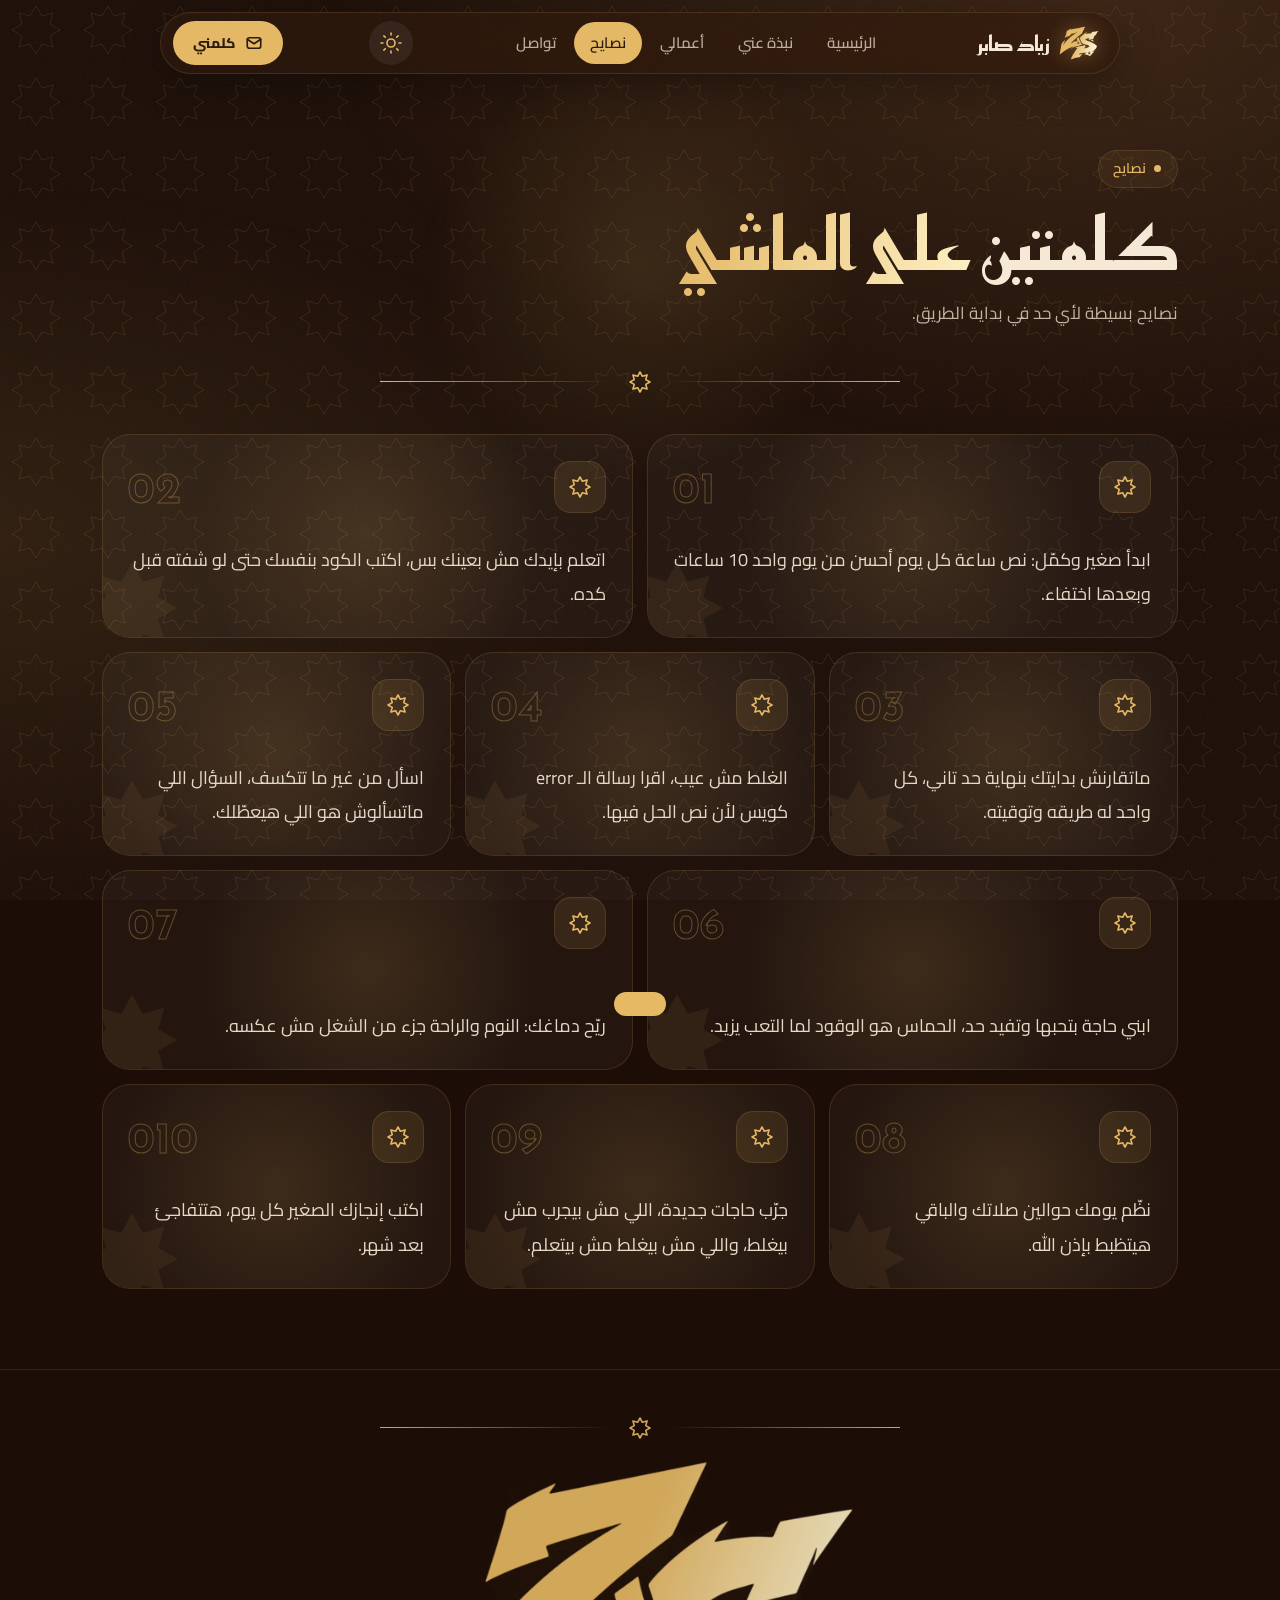
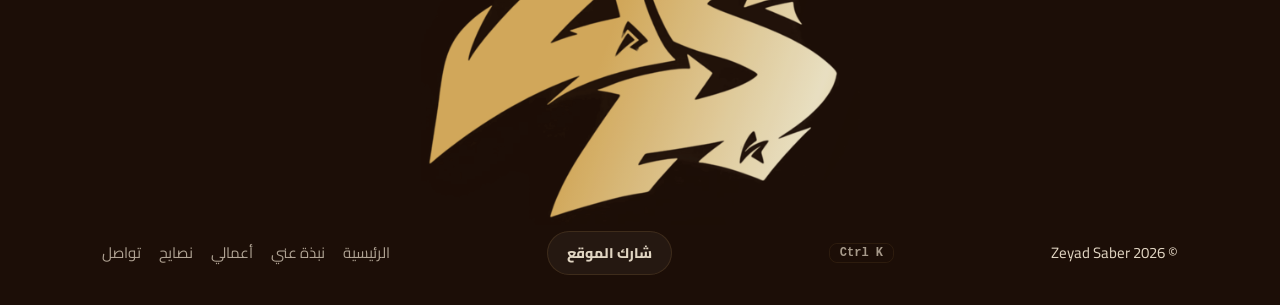
<file: tips.html>
<!DOCTYPE html><html lang="ar" dir="rtl"><head><meta charset="utf-8"><meta name="viewport" content="width=device-width, initial-scale=1, viewport-fit=cover"><meta name="theme-color" content="#1c0e07"><meta name="description" content="نصايح بسيطة لأي حد في بداية الطريق."><title>نصايح | زياد صابر</title><link rel="icon" href="assets/favicon.png"><link rel="preconnect" href="https://fonts.googleapis.com"><link rel="preconnect" href="https://fonts.gstatic.com" crossorigin><link rel="stylesheet" href="https://fonts.googleapis.com/css2?family=Cairo:wght@400;600;800&family=Reem+Kufi:wght@500;700&display=swap"><link rel="stylesheet" href="css/base.css"><link rel="stylesheet" href="css/mobile.css"><script>try{if(localStorage.th==='l')document.documentElement.setAttribute('data-th','light');if(sessionStorage.sp)document.documentElement.classList.add('ns')}catch(e){}</script></head><body>
<svg style="display:none"><defs>
<symbol id="i-moon" viewBox="0 0 24 24"><path d="M12 3a6 6 0 0 0 9 9 9 9 0 1 1-9-9Z"/></symbol>
<symbol id="i-mosque" viewBox="0 0 24 24"><path d="M12 2c-2.5 2-4 3.5-4 6h8c0-2.5-1.500-4-4-6ZM5 22V11h14v11M10 22v-5a2 2 0 0 1 4 0v5"/></symbol>
<symbol id="i-book" viewBox="0 0 24 24"><path d="M2 4h6a4 4 0 0 1 4 4v13a3 3 0 0 0-3-3H2zM22 4h-6a4 4 0 0 0-4 4v13a3 3 0 0 1 3-3h7z"/></symbol>
<symbol id="i-beads" viewBox="0 0 24 24"><circle cx="12" cy="4.500" r="2"/><circle cx="19.500" cy="12" r="2"/><circle cx="4.500" cy="12" r="2"/><circle cx="12" cy="19.500" r="2"/><circle cx="17.300" cy="6.700" r="1"/><circle cx="6.700" cy="6.700" r="1"/><circle cx="6.700" cy="17.300" r="1"/><circle cx="17.300" cy="17.300" r="1"/></symbol>
<symbol id="i-check" viewBox="0 0 24 24"><circle cx="12" cy="12" r="9"/><path d="m8 12 3 3 5-6"/></symbol>
<symbol id="i-alarm" viewBox="0 0 24 24"><circle cx="12" cy="13" r="8"/><path d="M12 9v4l2 2M5 3 2 6M22 6l-3-3"/></symbol>
<symbol id="i-msg" viewBox="0 0 24 24"><path d="M21 15a2 2 0 0 1-2 2H7l-4 4V5a2 2 0 0 1 2-2h14a2 2 0 0 1 2 2z"/></symbol>
<symbol id="i-heart" viewBox="0 0 24 24"><path d="M12 21s-9-5.500-9-12a5 5 0 0 1 9-3 5 5 0 0 1 9 3c0 6.500-9 12-9 12Z"/></symbol>
<symbol id="i-users" viewBox="0 0 24 24"><circle cx="9" cy="8" r="3.500"/><path d="M2 20c0-4 3-6 7-6s7 2 7 6M17 4.500a3.500 3.500 0 0 1 0 7M22 20c0-3-2-5-4-5.500"/></symbol>
<symbol id="i-dl" viewBox="0 0 24 24"><path d="M12 3v12m0 0-4-4m4 4 4-4M4 21h16"/></symbol>
<symbol id="i-ar" viewBox="0 0 24 24"><path d="M19 12H5m0 0 6-6m-6 6 6 6"/></symbol>
<symbol id="i-mail" viewBox="0 0 24 24"><rect x="3" y="5" width="18" height="14" rx="3"/><path d="m3 7 9 6 9-6"/></symbol>
<symbol id="i-lock" viewBox="0 0 24 24"><rect x="4" y="10" width="16" height="11" rx="3"/><path d="M8 10V7a4 4 0 0 1 8 0v3"/></symbol>
<symbol id="i-code" viewBox="0 0 24 24"><path d="m8 7-5 5 5 5M16 7l5 5-5 5M14 4l-4 16"/></symbol>
<symbol id="i-phone" viewBox="0 0 24 24"><rect x="6" y="2" width="12" height="20" rx="3"/><path d="M11 18h2"/></symbol>
<symbol id="i-link" viewBox="0 0 24 24"><path d="M10 14a4 4 0 0 0 5.700 0l3-3a4 4 0 0 0-5.700-5.700l-1 1M14 10a4 4 0 0 0-5.700 0l-3 3a4 4 0 0 0 5.700 5.700l1-1"/></symbol>
<symbol id="i-cal" viewBox="0 0 24 24"><rect x="3" y="4" width="18" height="18" rx="3"/><path d="M16 2v4M8 2v4M3 10h18"/></symbol>
<symbol id="i-pen" viewBox="0 0 24 24"><path d="M12 20h9M16.500 3.500a2.100 2.100 0 0 1 3 3L7 19l-4 1 1-4Z"/></symbol><symbol id="i-sun" viewBox="0 0 24 24"><circle cx="12" cy="12" r="4"/><path d="M12 2v2M12 20v2M4.900 4.900l1.400 1.400M17.700 17.700l1.400 1.400M2 12h2M20 12h2M4.900 19.100l1.400-1.400M17.700 6.300l1.400-1.400"/></symbol><symbol id="i-star" viewBox="0 0 24 24"><path d="M12 2L14.37 6.27 19.07 4.93 17.73 9.63 22 12 17.73 14.37 19.07 19.07 14.37 17.73 12 22 9.63 17.73 4.93 19.07 6.27 14.37 2 12 6.27 9.63 4.93 4.93 9.63 6.27Z"/></symbol></defs></svg>
<div id="pb"></div><div id="cg"></div><div id="cr"></div><button id="up" aria-label="للأعلى"><svg class="ic "><use href="#i-ar"/></svg></button><div id="in"><div style="text-align:center"><i class="lgm lg0"></i><span class="gt" style="font-size:clamp(22px,5vw,34px);animation-delay:.25s">زياد صابر</span></div></div><header id="nv"><a class="logo" href="index.html"><span class="lm"><i class="lgm" style="width:40px;height:34px"></i></span>زياد صابر</a><nav id="nl"><a href="index.html" data-r="top">الرئيسية</a><a href="about.html" data-r="about">نبذة عني</a><a href="projects.html" data-r="projects">أعمالي</a><a href="tips.html" data-r="tips" class="ac">نصايح</a><a href="contact.html" data-r="contact">تواصل</a><i id="nb"></i></nav><button id="th" aria-label="تغيير النمط"></button><a class="btn sm" href="contact.html"><svg class="ic "><use href="#i-mail"/></svg> كلمني</a><button id="bg" aria-label="القائمة"><i></i><i></i></button></header><div id="mn"><a class="l" style="--i:0" href="index.html"><small>01</small>الرئيسية</a><a class="l" style="--i:1" href="about.html"><small>02</small>نبذة عني</a><a class="l" style="--i:2" href="projects.html"><small>03</small>أعمالي</a><a class="l ac" style="--i:3" href="tips.html"><small>04</small>نصايح</a><a class="l" style="--i:4" href="contact.html"><small>05</small>تواصل</a><a class="btn" style="--i:5" href="contact.html"><svg class="ic "><use href="#i-mail"/></svg> كلمني</a></div>
<main class="pg on" data-p="tips"><div class="w"><div class="ph0 rv"><span class="pill">نصايح</span><h1>كلمتين <span class="gt">على الماشي</span></h1><p>نصايح بسيطة لأي حد في بداية الطريق.</p></div><div class="orn rv"><svg class="ic "><use href="#i-star"/></svg></div><div class="bento" id="tp" style="padding:30px 0 80px"></div></div></main>
<footer><div class="orn"><svg class="ic "><use href="#i-star"/></svg></div><div class="ft0" aria-hidden="true"><i class="lgm"></i></div><div class="w"><span>© 2026 Zeyad Saber</span><span class="kb" id="kh" style="cursor:pointer">Ctrl K</span><button class="btn o sm" id="sh">شارك الموقع</button><nav id="ft"><a href="index.html">الرئيسية</a><a href="about.html">نبذة عني</a><a href="projects.html">أعمالي</a><a href="tips.html">نصايح</a><a href="contact.html">تواصل</a></nav></div></footer>
<div id="toast"></div><div id="cp"><div class="cpb"><input id="cpi" placeholder="روح لـ…" autocomplete="off"><div id="cpl"></div></div></div>
<script src="js/config.js"></script><script src="js/pages.js"></script><script src="js/main.js"></script><script src="js/data.js"></script><script src="js/tips.js"></script>
</body></html>
</file>
<file: css/base.css>
/* base.css */
@view-transition{navigation:auto}
.ns #in{display:none}
html{--lg:url("../assets/img/logo.webp")}
:root{--bg:#1c0e07;--e:#2a160c;--c:#4a2a18;--ca:#b87a45;--g:#e6b964;--cr:#F7EBD7;--ln:#e6b96424;--sf:#ffffff09;--ease:cubic-bezier(.2,.8,.2,1);color-scheme:dark}
*{box-sizing:border-box;margin:0}
html{scroll-behavior:smooth}
body{background:var(--bg);color:var(--cr);font:400 17px/1.85 Cairo,sans-serif;overflow-x:hidden;-webkit-font-smoothing:antialiased}
h1,h2,h3,.k{font-family:'Reem Kufi',Cairo,sans-serif;font-weight:700;letter-spacing:-.01em}
.ic{width:24px;height:24px;fill:none;stroke:currentColor;stroke-width:1.6;stroke-linecap:round;stroke-linejoin:round;flex:none}
body::before{content:"";position:fixed;inset:0;z-index:0;pointer-events:none;background:radial-gradient(60% 50% at 85% 0%,#b87a4533,transparent),radial-gradient(50% 40% at 0% 60%,#e6b96418,transparent),url("data:image/svg+xml,%3Csvg xmlns='http://www.w3.org/2000/svg' width='72' height='72'%3E%3Cpath d='M36 6l6 10 11-3-3 11 10 6-10 6 3 11-11-3-6 10-6-10-11 3 3-11-10-6 10-6-3-11 11 3z' fill='none' stroke='%23e6b964' stroke-opacity='.11'/%3E%3C/svg%3E") 0 0/72px 72px;animation:dr 18s ease-in-out infinite alternate}
@keyframes dr{to{transform:translateY(-30px) scale(1.05)}}
.pg,footer{position:relative;z-index:1}
.w{max-width:1120px;margin:auto;padding:0 22px}
#pb{position:fixed;top:0;inset-inline:0;height:3px;transform-origin:right;transform:scaleX(var(--s,0));background:linear-gradient(90deg,var(--g),var(--ca));z-index:60}
#nv{position:fixed;top:calc(env(safe-area-inset-top,0px) + 12px);inset-inline:12px;max-width:960px;margin:auto;z-index:40;display:flex;align-items:center;justify-content:space-between;gap:12px;padding:8px 10px 8px 12px;border-radius:99px;background:#2a160ca6;backdrop-filter:blur(20px) saturate(1.5);-webkit-backdrop-filter:blur(20px) saturate(1.5);border:1px solid var(--ln);box-shadow:0 10px 40px #0005}
.logo{display:flex;align-items:center;gap:10px;color:var(--cr);text-decoration:none;font:700 21px 'Reem Kufi';padding-inline-start:10px}
.logo span{width:32px;height:32px;border-radius:11px;background:linear-gradient(135deg,var(--g),var(--ca));color:var(--e);display:grid;place-items:center}
.logo .ic{width:18px;height:18px;stroke-width:2.2}
#nl{display:flex;gap:2px}
#nl a{color:#f7ebd7b3;text-decoration:none;font-size:15px;font-weight:600;padding:7px 16px;border-radius:99px;transition:.3s}
#nl a:hover{color:var(--cr);background:#ffffff0d}
#nl a.ac{color:var(--e);background:var(--g)}
.btn{display:inline-flex;gap:10px;align-items:center;padding:12px 26px;border-radius:99px;background:var(--g);color:var(--e);font:800 15px Cairo;text-decoration:none;border:0;cursor:pointer;transition:transform .3s var(--ease),box-shadow .3s,background .3s}
.btn:hover{transform:translateY(-3px);box-shadow:0 12px 34px #e6b96445}
.btn .ic{width:18px;height:18px;stroke-width:2.2;transition:transform .3s}
.btn:hover .ic.ar{transform:translateX(-4px)}
.btn.o{background:#ffffff0d;color:var(--cr);box-shadow:inset 0 0 0 1px var(--ln)}
.btn.o:hover{background:#ffffff18;box-shadow:inset 0 0 0 1px var(--g)}
.btn.sm{padding:9px 20px;font-size:14px}
#bg{display:none;width:44px;height:44px;border-radius:50%;border:0;background:#ffffff10;cursor:pointer;position:relative;z-index:50}
#bg i{position:absolute;left:13px;right:13px;height:2px;border-radius:2px;background:var(--cr);transition:.5s var(--ease)}
#bg i:first-child{top:18px}
#bg i:last-child{top:25px}
.mo #bg i:first-child{top:21.5px;transform:rotate(45deg)}
.mo #bg i:last-child{top:21.5px;transform:rotate(-45deg)}
#mn{position:fixed;inset:0;z-index:30;background:#1c0e07f5;backdrop-filter:blur(30px);display:flex;flex-direction:column;justify-content:center;gap:4px;padding:90px 30px 40px;clip-path:circle(0 at 40px 40px);transition:clip-path .8s cubic-bezier(.7,0,.2,1);visibility:hidden}
.mo #mn{clip-path:circle(160% at 40px 40px);visibility:visible}
.mo{overflow:hidden}
#mn a.l{display:flex;align-items:baseline;gap:14px;color:var(--cr);text-decoration:none;font:700 42px/1.5 'Reem Kufi';opacity:0;transform:translateY(34px);transition:.7s var(--ease)}
#mn a.l small{font:600 14px Cairo;color:var(--g);width:26px}
#mn a.l.ac{color:var(--g)}
.mo #mn a.l,.mo #mn .btn{opacity:1;transform:none;transition-delay:calc(.3s + var(--i)*.07s)}
#mn .btn{opacity:0;transform:translateY(34px);margin-top:22px;align-self:flex-start;transition:.7s var(--ease)}
.pg{display:none;padding-top:100px;min-height:90vh}
.pg.on{display:block}
.pill{display:inline-flex;align-items:center;gap:8px;padding:5px 16px 5px 14px;border:1px solid var(--ln);border-radius:99px;color:var(--g);font-size:14px;background:#e6b9640f;font-weight:600}
.pill::before{content:"";width:7px;height:7px;border-radius:50%;background:var(--g);box-shadow:0 0 0 0 var(--g);animation:pu 2.2s infinite}
@keyframes pu{70%{box-shadow:0 0 0 9px #e6b96400}}
.gt{background:linear-gradient(95deg,var(--g),#fff0c2 45%,var(--ca));-webkit-background-clip:text;background-clip:text;color:transparent}
h1{font-size:clamp(42px,7vw,84px);line-height:1.2;margin:18px 0}
@keyframes up{from{transform:translateY(100%);opacity:0}}
.row{display:flex;gap:12px;flex-wrap:wrap}
@keyframes fl{50%{transform:translateY(-16px)}}
@keyframes mv{to{transform:translateX(-50%)}}
.sec{padding:80px 0}
.sh{margin-bottom:36px}
.sh h2{font-size:clamp(32px,5vw,54px);line-height:1.3}
.sh p{opacity:.7;margin-top:6px}
.bento{display:grid;grid-template-columns:repeat(6,1fr);gap:14px}
.bc{--mx:50%;--my:50%;position:relative;display:flex;flex-direction:column;justify-content:space-between;gap:30px;min-height:200px;padding:26px;border-radius:28px;color:inherit;text-decoration:none;background:radial-gradient(380px circle at var(--mx) var(--my),#e6b96422,transparent 45%),var(--sf);border:1px solid var(--ln);transition:transform .4s var(--ease),border-color .3s;overflow:hidden}
.bc:hover{border-color:#e6b96470;transform:translateY(-6px)}
.ib{width:52px;height:52px;border-radius:17px;display:grid;place-items:center;color:var(--g);background:#e6b9641a;border:1px solid var(--ln);transition:.4s var(--ease)}
.bc:hover .ib{background:var(--g);color:var(--e);transform:rotate(-8deg) scale(1.08)}
.bc h3{font-size:25px;line-height:1.4}
.bc p{font-size:15px;opacity:.7;line-height:1.7}
.bc .go{position:absolute;top:26px;inset-inline-start:26px;opacity:0;transform:translateX(10px);transition:.4s;color:var(--g)}
.bc:hover .go{opacity:1;transform:none}
.rv{opacity:0;transform:translateY(34px);filter:blur(8px);transition:opacity .9s var(--ease),transform .9s var(--ease),filter .9s}
.rv.on{opacity:1;transform:none;filter:none}
.ph0{padding:50px 0 30px}
.ph0 h1{font-size:clamp(40px,6vw,72px);margin:14px 0 10px}
.ph0 p{opacity:.75;max-width:560px}
.demo .w{display:grid;grid-template-columns:1fr 1fr;gap:40px;align-items:center}
.ph{width:270px;margin:auto;aspect-ratio:9/17;border-radius:42px;border:1px solid #e6b96455;background:linear-gradient(180deg,#4a2a18,#1c0e07);box-shadow:0 40px 80px #000a,inset 0 0 0 6px #120804;padding:26px 16px;text-align:center;position:relative;animation:fl 8s ease-in-out infinite}
.ph::before{content:"";position:absolute;top:12px;left:50%;width:64px;height:6px;background:#000;border-radius:9px;transform:translateX(-50%)}
.ring{--p:0;width:176px;aspect-ratio:1;margin:20px auto 10px;border-radius:50%;background:conic-gradient(var(--g) calc(var(--p)*1%),#ffffff18 0);display:grid;place-items:center;position:relative}
.ring::before{content:"";position:absolute;inset:9px;border-radius:50%;background:var(--bg)}
.ring span{position:relative;font:700 28px 'Reem Kufi',monospace;direction:ltr}
.ph small{color:var(--g)}
.mini{display:flex;gap:6px;justify-content:center;margin-top:18px}
.mini i{width:30px;height:6px;border-radius:9px;background:#ffffff1c}
.mini i.d{background:var(--g)}
.st{display:grid;grid-template-columns:repeat(auto-fit,minmax(160px,1fr));gap:14px}
.st div{padding:26px;border-radius:24px;background:var(--sf);border:1px solid var(--ln);font-size:15px;opacity:.95}
.st b{display:block;font:700 54px/1.2 'Reem Kufi';color:var(--g)}
.pts{display:grid;gap:10px;counter-reset:n}
.pts div{display:flex;gap:18px;align-items:center;padding:20px 24px;border-radius:22px;background:var(--sf);border:1px solid var(--ln);counter-increment:n;font-size:18px;transition:.3s var(--ease)}
.pts div:hover{transform:translateX(-8px);border-color:#e6b96460}
.pts div::before{content:counter(n,decimal-leading-zero);font:700 20px 'Reem Kufi';color:var(--g);opacity:.8}
@property --a{syntax:'<angle>';inherits:false;initial-value:0deg}
@keyframes sp{to{--a:360deg}}
.tags{display:flex;flex-wrap:wrap;gap:8px;margin:18px 0 8px}
.tags span{padding:4px 16px;border-radius:99px;background:var(--sf);border:1px solid var(--ln);font-size:14px;color:var(--g)}
form{display:grid;gap:12px;padding:26px;border-radius:30px;background:var(--sf);border:1px solid var(--ln)}
input,textarea,select{width:100%;padding:15px 18px;border-radius:16px;border:1px solid var(--ln);background:#ffffff0a;color:var(--cr);font:inherit;outline:0;transition:.3s}
select option{background:var(--e)}
input:focus,textarea:focus,select:focus{border-color:var(--g);box-shadow:0 0 0 4px #e6b96420}
textarea{min-height:140px;resize:vertical}
#pa{max-width:760px;padding-bottom:70px}
#pa h3{color:var(--g);font-size:24px;margin:30px 0 6px}
#pa p{opacity:.88;white-space:pre-line}
footer{border-top:1px solid var(--ln);padding:36px 0 calc(30px + env(safe-area-inset-bottom,0px));font-size:15px;opacity:.9}
footer .w{display:flex;flex-wrap:wrap;gap:12px 28px;justify-content:space-between;align-items:center}
footer nav{display:flex;gap:18px;flex-wrap:wrap}
footer a{color:var(--cr);opacity:.75;text-decoration:none;transition:.3s}
footer a:hover{opacity:1;color:var(--g)}
#toast{position:fixed;bottom:calc(24px + env(safe-area-inset-bottom,0px));left:50%;transform:translate(-50%,140px);background:var(--g);color:var(--e);padding:12px 26px;border-radius:99px;font-weight:800;z-index:70;transition:.6s var(--ease)}
#toast.on{transform:translate(-50%,0)}
body::after{content:"";position:fixed;inset:0;z-index:100;pointer-events:none;opacity:.055;background-image:url("data:image/svg+xml,%3Csvg xmlns='http://www.w3.org/2000/svg' width='160' height='160'%3E%3Cfilter id='n'%3E%3CfeTurbulence type='fractalNoise' baseFrequency='.9' numOctaves='2'/%3E%3C/filter%3E%3Crect width='100%25' height='100%25' filter='url(%23n)'/%3E%3C/svg%3E")}
#cg{position:fixed;left:50%;top:30%;width:480px;height:480px;border-radius:50%;pointer-events:none;z-index:0;background:radial-gradient(#e6b9641f,transparent 65%);transform:translate(-50%,-50%)}
.btn{transition:transform .3s var(--ease),translate .25s,box-shadow .3s,background .3s}
.nm{position:absolute;top:20px;inset-inline-end:24px;font:700 44px 'Reem Kufi';color:transparent;-webkit-text-stroke:1px #e6b96455;transition:.4s}
.bc:hover .nm{-webkit-text-stroke-color:var(--g)}
.wd{display:inline-block;opacity:0;transform:translateY(60%) rotate(4deg);filter:blur(8px);animation:wd .9s var(--ease) forwards}
@keyframes wd{from{opacity:0;transform:translateY(60%) rotate(4deg);filter:blur(8px)}to{opacity:1;transform:none;filter:none}}
#in{position:fixed;inset:0;z-index:200;background:var(--bg);display:grid;place-items:center;transition:opacity .7s,visibility 0s .7s}
#in span{font:700 clamp(54px,13vw,120px) 'Reem Kufi';animation:wd 1s var(--ease) both}
#in.x{opacity:0;visibility:hidden}
@media(pointer:coarse){#cg{display:none}}
@media(prefers-reduced-motion:reduce){.wd{opacity:1;transform:none;filter:none}#in{display:none}}
::selection{background:var(--g);color:var(--e)}
html{scrollbar-width:thin;scrollbar-color:#e6b96466 transparent}
:focus-visible{outline:2px solid var(--g);outline-offset:3px;border-radius:12px}
#up{position:fixed;bottom:calc(20px + env(safe-area-inset-bottom,0px));inset-inline-end:20px;z-index:45;width:52px;height:52px;border-radius:50%;border:0;cursor:pointer;color:var(--g);background:conic-gradient(var(--g) calc(var(--s,0)*360deg),#ffffff1a 0);display:grid;place-items:center;opacity:0;transform:translateY(20px);pointer-events:none;transition:.5s var(--ease)}
#up::before{content:"";position:absolute;inset:3px;border-radius:50%;background:var(--bg)}
#up .ic{position:relative;transform:rotate(90deg)}
#up.on{opacity:1;transform:none;pointer-events:auto}
.ft0{font:700 clamp(70px,20vw,240px)/1 'Reem Kufi';text-align:center;color:transparent;-webkit-text-stroke:1px #e6b96440;letter-spacing:.02em;user-select:none;margin:20px 0 -10px;direction:ltr}
@keyframes pu2{50%{opacity:0}}
#cp{position:fixed;inset:0;z-index:150;background:#1c0e07cc;backdrop-filter:blur(10px);display:none;align-items:flex-start;justify-content:center;padding:14vh 16px}
#cp.on{display:flex}
.cpb{width:100%;max-width:560px;border-radius:24px;background:#2a160c;border:1px solid var(--ln);box-shadow:0 30px 80px #000a;overflow:hidden}
.cpb input{border:0;border-bottom:1px solid var(--ln);border-radius:0;background:none;padding:20px 24px;font-size:18px}
.cpb input:focus{box-shadow:none}
#cpl a{display:flex;gap:12px;align-items:center;padding:14px 24px;color:var(--cr);text-decoration:none}
#cpl a.s,#cpl a:hover{background:#e6b96418;color:var(--g)}
.kb{font:600 12px ui-monospace,monospace;padding:2px 10px;border:1px solid var(--ln);border-radius:8px;opacity:.7}
@media(pointer:coarse){#kh{display:none}}
#nl{position:relative}
#nl a{position:relative;z-index:1}
#nl a.ac{background:none}
#nb{position:absolute;top:0;bottom:0;left:0;width:0;border-radius:99px;background:var(--g);transition:left .5s var(--ease),width .5s var(--ease),opacity .3s}
#cr{position:fixed;left:0;top:0;width:34px;height:34px;margin:-17px 0 0 -17px;border:1.5px solid #e6b96499;border-radius:50%;pointer-events:none;z-index:300;transition:width .3s var(--ease),height .3s var(--ease),margin .3s var(--ease),background .3s,opacity .3s;opacity:0}
#cr.on{opacity:1}
#cr.h{width:64px;height:64px;margin:-32px 0 0 -32px;background:#e6b9641a}
@media(pointer:coarse){#cr{display:none}}
.logo span.lm{background:none;width:auto;height:34px;border-radius:0}
.logo .lm img{height:34px;display:block}
.lg0{width:min(58vw,300px);animation:wd 1s var(--ease) both;margin-bottom:6px}
.lgm{display:block;aspect-ratio:1098/927;background:linear-gradient(110deg,#e6b964 20%,#fff6d6 38%,#e6b964 52%,#b87a45 100%);background-size:260% 100%;-webkit-mask:var(--lg) center/contain no-repeat;mask:var(--lg) center/contain no-repeat;animation:shn 5s linear infinite}
@keyframes shn{to{background-position:-260% 0}}
.logo .lm{filter:drop-shadow(0 0 10px #e6b96466);transition:transform .5s var(--ease)}
.logo:hover .lm{transform:rotate(-6deg) scale(1.1)}
.lg0{width:min(58vw,300px);margin:0 auto 12px;animation:wd 1s var(--ease) both,shn 3s linear infinite;filter:drop-shadow(0 0 34px #e6b96466)}
.ft0{-webkit-text-stroke:0;margin:0}
.ft0 .lgm{width:min(70vw,440px);margin:14px auto 6px;filter:drop-shadow(0 0 40px #e6b96433)}
.btn{position:relative;overflow:hidden}
.rp{position:absolute;border-radius:50%;background:#ffffff55;transform:scale(0);animation:rp .6s ease-out;pointer-events:none}
@keyframes rp{to{transform:scale(4);opacity:0}}
#th{width:44px;height:44px;border-radius:50%;border:0;background:#ffffff10;color:var(--g);cursor:pointer;display:grid;place-items:center;transition:.4s var(--ease)}
#th:hover{transform:rotate(20deg) scale(1.08)}
@media(max-width:820px){#th{margin-inline-start:auto}}
html[data-th=light]{--bg:#f6eee3;--e:#fff8ec;--c:#ead9c4;--ca:#b87a45;--g:#7a4526;--cr:#2a160c;--ln:#7a452626;--sf:#2a160c0d;color-scheme:light}
html[data-th=light] body::before{background:radial-gradient(60% 50% at 85% 0%,#b87a4533,transparent),radial-gradient(50% 40% at 0% 60%,#7a452614,transparent),url("data:image/svg+xml,%3Csvg xmlns='http://www.w3.org/2000/svg' width='72' height='72'%3E%3Cpath d='M36 6l6 10 11-3-3 11 10 6-10 6 3 11-11-3-6 10-6-10-11 3 3-11-10-6 10-6-3-11 11 3z' fill='none' stroke='%237a4526' stroke-opacity='.12'/%3E%3C/svg%3E") 0 0/72px 72px}
html[data-th=light] #nv{background:#f6eee3c2}
html[data-th=light] #mn{background:#f6eee3f7}
html[data-th=light] #cp{background:#f6eee3d9}
html[data-th=light] .cpb{background:#fff}
html[data-th=light] #nl a{color:#2a160cb3}
html[data-th=light] #nl a:hover{color:var(--cr);background:#2a160c0d}
html[data-th=light] #nl a.ac{color:var(--e);background:none}
html[data-th=light] .btn.o{background:#2a160c0d}
html[data-th=light] .btn.o:hover{background:#2a160c18}
html[data-th=light] #bg,html[data-th=light] #th{background:#2a160c10}
html[data-th=light] .gt{background:linear-gradient(95deg,var(--g),#b87a45 50%,var(--g));-webkit-background-clip:text;background-clip:text}
html[data-th=light] .lgm{background:linear-gradient(110deg,#7a4526 20%,#b87a45 40%,#7a4526 55%,#4a2a18 100%);background-size:260% 100%}
html[data-th=light] .nm{-webkit-text-stroke-color:#7a452655}
html[data-th=light] input,html[data-th=light] textarea,html[data-th=light] select{background:#ffffffaa}
html[data-th=light] #cr{border-color:#7a452699}
html[data-th=light] #cr.h{background:#7a452618}
html[data-th=light] #cg{background:radial-gradient(#7a452614,transparent 65%)}
html[data-th=light] #up{background:conic-gradient(var(--g) calc(var(--s,0)*360deg),#2a160c1a 0)}
html[data-th=light] .bc{background:radial-gradient(380px circle at var(--mx) var(--my),#7a452614,transparent 45%),#ffffff99}
html[data-th=light] .fx div,html[data-th=light] .lst a,html[data-th=light] .lst div.r,html[data-th=light] .pts div,html[data-th=light] form{background:#ffffff99}
html[data-th=light] .ft0 .lgm{filter:none}
html{--st:url("data:image/svg+xml,%3Csvg xmlns='http://www.w3.org/2000/svg' viewBox='0 0 24 24'%3E%3Cpath d='M12 2L14.37 6.27 19.07 4.93 17.73 9.63 22 12 17.73 14.37 19.07 19.07 14.37 17.73 12 22 9.63 17.73 4.93 19.07 6.27 14.37 2 12 6.27 9.63 4.93 4.93 9.63 6.27Z'/%3E%3C/svg%3E")}
.orn{display:flex;align-items:center;gap:16px;justify-content:center;margin:10px auto;max-width:520px;color:var(--g)}
.orn::before,.orn::after{content:"";flex:1;height:1px;background:linear-gradient(90deg,transparent,var(--g))}
.orn::after{transform:scaleX(-1)}
.orn .ic{width:24px;height:24px;animation:spn 16s linear infinite}
@keyframes spn{to{transform:rotate(360deg)}}
.bc::after{content:"";position:absolute;inset-inline-end:-26px;bottom:-26px;width:110px;height:110px;opacity:.07;background:var(--g);-webkit-mask:var(--st) center/contain no-repeat;mask:var(--st) center/contain no-repeat;transition:.7s var(--ease);pointer-events:none}
.bc:hover::after{transform:rotate(45deg) scale(1.3);opacity:.15}
.bc::before{content:"";position:absolute;inset:0;border-radius:inherit;padding:1.5px;background:conic-gradient(from var(--a),transparent 65%,var(--g),transparent);-webkit-mask:linear-gradient(#000 0 0) content-box,linear-gradient(#000 0 0);-webkit-mask-composite:xor;mask-composite:exclude;opacity:0;transition:opacity .5s;animation:sp 4s linear infinite;pointer-events:none}
.bc:hover::before{opacity:1}
.gt{background-size:220% 100%;animation:gsh 7s ease-in-out infinite alternate}
@keyframes gsh{to{background-position:100% 0}}
html[data-th=light] .gt{background-size:220% 100%}
::view-transition-old(root),::view-transition-new(root){animation-duration:.4s}
@media(max-width:820px){#nl,#nv>.btn{display:none}#bg{display:block}.hero .w,.demo .w,.dv,.ct{grid-template-columns:1fr}.bento{grid-template-columns:1fr 1fr}.bc{grid-column:span 2!important;min-height:0}}
@media(prefers-reduced-motion:reduce){*{animation:none!important;transition:none!important}.rv{opacity:1;transform:none;filter:none}}
</file>
<file: css/home.css>
/* home.css */
.hero .w{display:grid;grid-template-columns:1.1fr .9fr;gap:30px;align-items:center;min-height:calc(100vh - 140px)}
.rw{display:inline-block;overflow:hidden;vertical-align:bottom;height:1.25em}
.rw span{display:inline-block;animation:up .7s var(--ease)}
.lead{font-size:19px;opacity:.78;max-width:520px;margin-bottom:30px}
.cardimg{position:relative;border-radius:40px;padding:26px 20px 0;background:linear-gradient(160deg,#ffffff14,#ffffff04);border:1px solid var(--ln);overflow:hidden;transition:transform .3s}
.cardimg::before{content:"";position:absolute;width:80%;aspect-ratio:1;left:10%;top:10%;border-radius:50%;background:radial-gradient(#e6b96455,transparent 68%);filter:blur(20px)}
.cardimg img{position:relative;display:block;width:100%;max-width:360px;margin:auto;animation:fl 7s ease-in-out infinite;filter:drop-shadow(0 24px 30px #0009)}
.chip{position:absolute;z-index:2;display:flex;gap:8px;align-items:center;padding:8px 14px;border-radius:16px;background:#2a160cdd;backdrop-filter:blur(10px);border:1px solid var(--ln);font-size:13px;font-weight:600;animation:fl 6s ease-in-out infinite}
.chip .ic{width:16px;height:16px;color:var(--g)}
.mq{overflow:hidden;direction:ltr;padding:26px 0;mask:linear-gradient(90deg,transparent,#000 12%,#000 88%,transparent)}
.mq div{display:flex;gap:48px;width:max-content;animation:mv 40s linear infinite;font:700 54px 'Reem Kufi';color:transparent;-webkit-text-stroke:1px #e6b96466;white-space:nowrap}
.mq.r div{animation-direction:reverse;font-size:32px;-webkit-text-stroke:0;color:#f7ebd75c;gap:40px}
.mq.r{padding-top:0}
.big{font:700 clamp(30px,5.4vw,64px)/1.5 'Reem Kufi';max-width:980px;margin:0 auto;text-align:center}
.big em{font-style:normal;color:var(--g)}
.mq:hover div{animation-play-state:paused}
.w2{opacity:.2;transition:opacity .4s}
.w2.l{opacity:1}
.w2.em{color:var(--g)}
.wm{position:absolute;width:92%;left:4%;top:6%;opacity:.15;animation:shn 8s linear infinite,fl 9s ease-in-out infinite}
html[data-th=light] .cardimg{background:linear-gradient(160deg,#ffffffcc,#ffffff66)}
html[data-th=light] .chip{background:#fffffff0}
html[data-th=light] .mq div{-webkit-text-stroke-color:#7a452677}
html[data-th=light] .mq.r div{color:#2a160c55}
.hero{position:relative}
#em{position:absolute;inset:0;width:100%;height:100%;pointer-events:none;z-index:0}
.hero .w{position:relative;z-index:1}
.bigstar{position:absolute;width:125%;height:125%;left:-12%;top:-12%;stroke-width:.35;opacity:.22;color:var(--g);animation:spn 70s linear infinite}
.tipc{position:relative;text-align:center;padding:46px 28px;border-radius:36px;border:1px solid var(--ln);background:linear-gradient(160deg,#e6b9641a,#ffffff05);overflow:hidden;max-width:860px;margin:18px auto}
.tipc::before,.tipc::after{content:"";position:absolute;width:160px;height:160px;opacity:.09;background:var(--g);-webkit-mask:var(--st) center/contain no-repeat;mask:var(--st) center/contain no-repeat}
.tipc::before{top:-55px;inset-inline-start:-55px}
.tipc::after{bottom:-55px;inset-inline-end:-55px}
.tq{font:700 clamp(22px,3.6vw,34px)/1.75 'Reem Kufi';margin:8px 0 24px}
@media(max-width:820px){.hero .w{min-height:0;padding-bottom:20px}.mq div{font-size:40px}}
.mq div{font-size:48px}
</file>
<file: css/mobile.css>
/* mobile.css — يتحمّل آخر ملف CSS في كل صفحة، عشان قواعد الموبايل متتلغيش بقواعد الصفحات */
@media(max-width:820px){
  /* كل الشبكات ذات العمودين تبقى عمود واحد على الموبايل */
  .hero .w,.demo .w,.dv,.ct,.mt,.try2{grid-template-columns:1fr;gap:24px}
  .hero .w{min-height:0;padding-bottom:20px}
  /* حماية من أي عنصر يوسّع الصفحة */
  .dv>*,.ct>*,.mt>*,.try2>*,.hero .w>*{min-width:0}
  .w{padding-inline:18px}
  .cw pre{font-size:12.5px;padding:16px}
  .mq div{font-size:38px}
  .mq.r div{font-size:26px}
  .cardimg{max-width:420px;margin-inline:auto}
}
@media(max-width:560px){
  body{font-size:16px}
  .fx{grid-template-columns:1fr 1fr;gap:10px}
  .fx div{padding:14px}
  .fx b{font-size:20px}
  .shots img{height:360px}
  .dh{gap:16px}
  .dh .ib{width:68px;height:68px;border-radius:22px}
  .lst a,.lst div.r{padding:14px 16px;gap:12px}
  .tsr{width:min(250px,72vw)}
  .tsb{width:min(214px,60vw);height:min(214px,60vw)}
  .ph{max-width:100%}
  .big{font-size:clamp(24px,7vw,34px)}
  .tipc{padding:34px 18px}
  .faq summary{font-size:18px}
  .faq details{padding:0 16px}
  footer .w{justify-content:center;text-align:center}
}

@media(max-width:820px){
  /* زرار "للأعلى" ميغطيش على لينكات الفوتر */
  footer{padding-bottom:calc(88px + env(safe-area-inset-bottom,0px))}
  .ft0 .lgm{width:min(46vw,240px)}
  #nv{inset-inline:8px}
}
@media(max-width:820px){
  footer .ft0{margin-bottom:20px}
  .kb{display:none}
}
</file>
<file: css/about.css>
/* about.css */
.dv{display:grid;grid-template-columns:.8fr 1.2fr;gap:44px;align-items:start}
.av{position:sticky;top:100px;border-radius:40px;padding:2px;background:conic-gradient(from var(--a,0deg),var(--g),#4a2a18,var(--ca),#4a2a18,var(--g));animation:sp 8s linear infinite}
.av div{border-radius:38px;background:linear-gradient(180deg,#4a2a18,#2a160c);padding:30px 24px 0;overflow:hidden}
.av img{display:block;width:100%;transition:transform .5s var(--ease)}
.av:hover img{transform:scale(1.04)}
.fx{display:grid;grid-template-columns:1fr 1fr;gap:12px;margin:26px 0}
.fx div{padding:18px 20px;border-radius:22px;background:var(--sf);border:1px solid var(--ln);transition:.4s var(--ease)}
.fx div:hover{transform:translateY(-4px);border-color:#e6b96470}
.fx b{display:block;font:700 26px/1.4 'Reem Kufi';color:var(--g)}
.fx small{opacity:.65}
.cw{margin:6px 0 10px;border-radius:22px;border:1px solid var(--ln);background:#120804;overflow:hidden;box-shadow:0 20px 50px #0006}
.cb{display:flex;align-items:center;gap:7px;padding:12px 16px;border-bottom:1px solid var(--ln);background:#ffffff08}
.cb i{width:11px;height:11px;border-radius:50%;background:#ffffff22}
.cb i:first-child{background:#ff5f57}
.cb i:nth-child(2){background:#febc2e}
.cb i:nth-child(3){background:#28c840}
.cb span{margin-inline-start:auto;font:12px ui-monospace,monospace;opacity:.5}
.cw pre{padding:20px;font:14px/1.9 ui-monospace,SFMono-Regular,Menlo,monospace;color:#f7ebd7d0;white-space:pre-wrap;min-height:250px;margin:0;overflow-x:auto}
.k1{color:#e0a066}
.k2{color:#e6b964}
.k3{color:#8fd694}
.k4{color:#ffffff55}
.cw pre::after{content:"";display:inline-block;width:8px;height:1.1em;background:var(--g);vertical-align:text-bottom;animation:pu2 1s steps(2) infinite}
@media(max-width:820px){.av{position:relative;top:0;max-width:340px;margin:auto}}
</file>
<file: css/contact.css>
/* contact.css */
.lst{display:grid;gap:10px}
.lst a,.lst div.r{display:flex;align-items:center;gap:16px;padding:16px 20px;border-radius:20px;background:var(--sf);border:1px solid var(--ln);color:var(--cr);text-decoration:none;transition:.3s var(--ease)}
.lst a:hover{transform:translateX(-8px);border-color:var(--g);background:#e6b96412}
.lst .ic{color:var(--g)}
.lst b{font-weight:600}
.lst small{opacity:.6;display:block;line-height:1.5}
.lst .e{margin-inline-start:auto}
.ct{display:grid;grid-template-columns:1.2fr .8fr;gap:24px;padding-bottom:80px}
</file>
<file: css/project.css>
/* project.css */
.bk{display:inline-flex;align-items:center;gap:8px;margin:20px 0;color:var(--g);text-decoration:none;font-weight:600}
.bk .ic{width:18px;height:18px;transform:scaleX(-1)}
.dh{display:flex;gap:26px;align-items:center;margin:10px 0 40px;flex-wrap:wrap}
.dh .ib{width:88px;height:88px;border-radius:28px}
.dh .ib .ic{width:40px;height:40px}
.dh h2{font-size:clamp(36px,6vw,62px);line-height:1.2}
.dh p{opacity:.75}
.nv{display:flex;justify-content:space-between;gap:12px;flex-wrap:wrap;margin:44px 0 80px}
.shots{display:flex;gap:14px;overflow-x:auto;padding:6px 2px 14px;scroll-snap-type:x mandatory;margin-top:34px}
.shots img{height:440px;border-radius:26px;border:1px solid var(--ln);scroll-snap-align:start;flex:none}
</file>
<file: css/projects.css>
/* projects.css */
.bc .tg{display:flex;gap:6px;flex-wrap:wrap;margin-top:12px}
.bc .tg i{font:600 12px Cairo;font-style:normal;padding:2px 12px;border-radius:99px;border:1px solid var(--ln);color:var(--g)}
</file>
